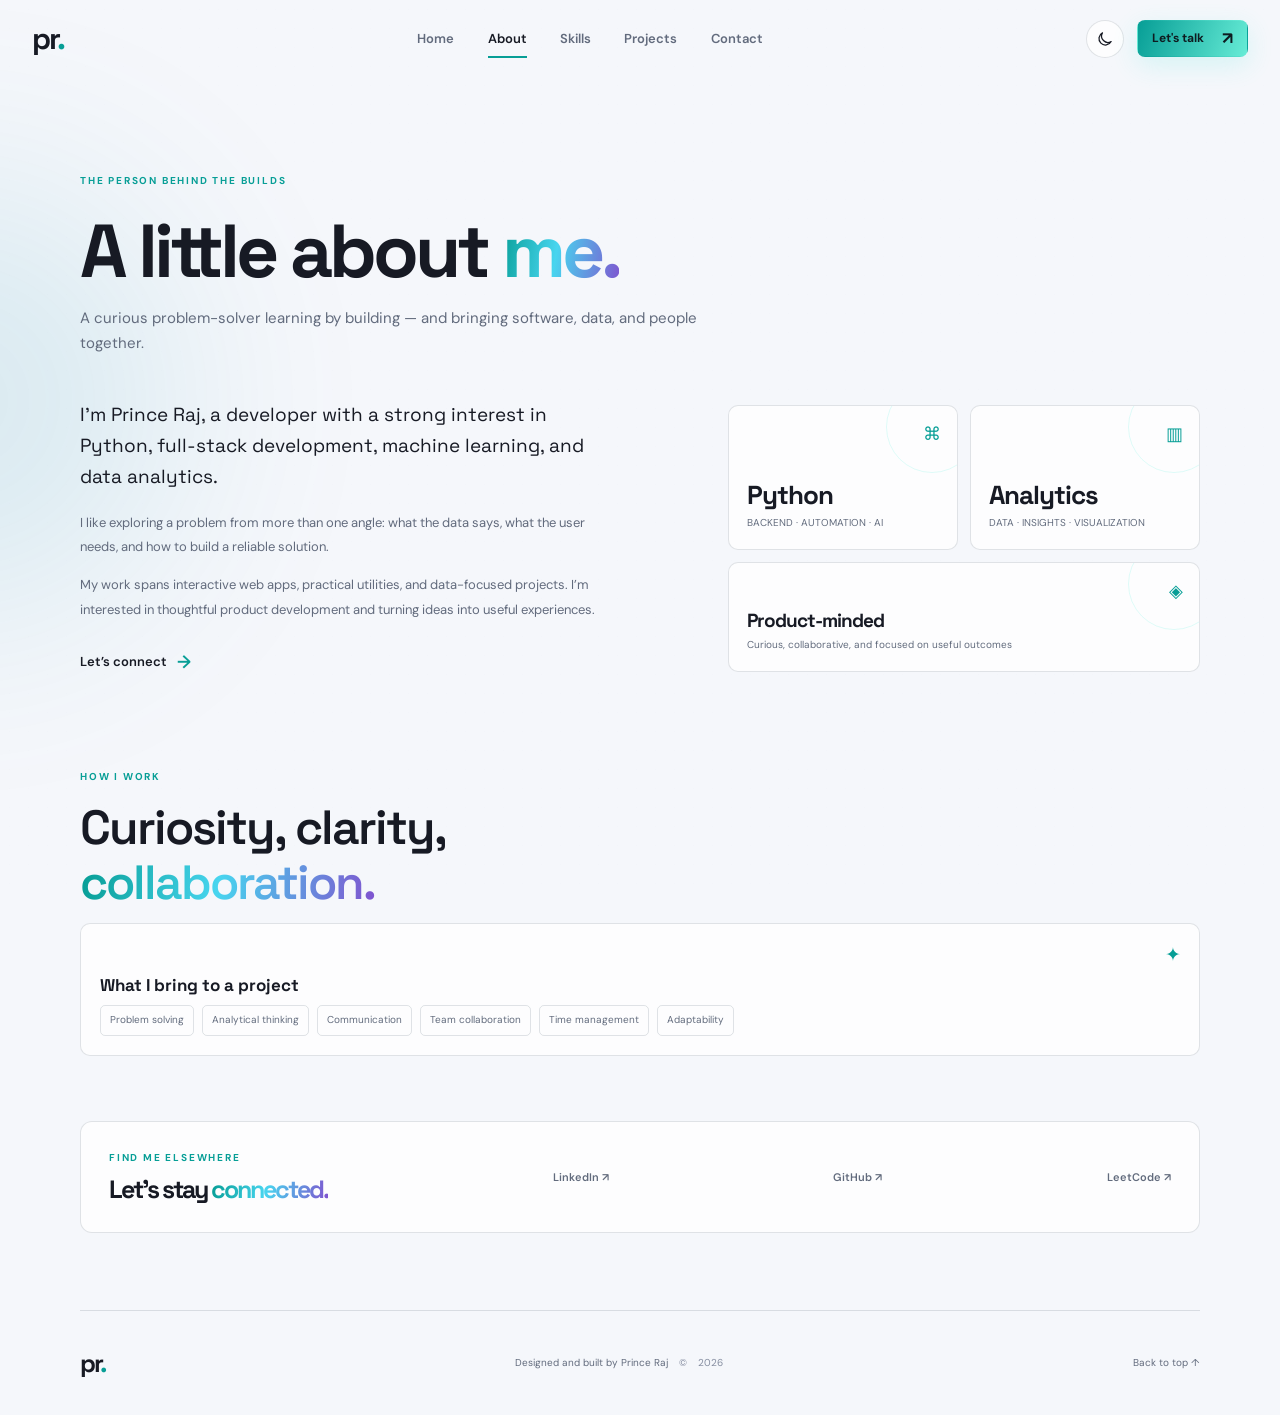
<file: frontend/about.html>
<!doctype html>
<html lang="en">
  <head>
    <meta charset="UTF-8" /><meta name="viewport" content="width=device-width, initial-scale=1.0" />
    <meta name="theme-color" content="#11131a" /><meta name="description" content="About Prince Raj, a full-stack developer and data analytics enthusiast." />
    <title>PrincePortfolio | About</title>
    <link rel="icon" type="image/svg+xml" href="assets/favicon.svg" />
    <link rel="preconnect" href="https://fonts.googleapis.com" /><link rel="preconnect" href="https://fonts.gstatic.com" crossorigin />
    <link href="https://fonts.googleapis.com/css2?family=DM+Sans:wght@400;500;600;700&family=Space+Grotesk:wght@400;500;600;700&display=swap" rel="stylesheet" />
    <link rel="stylesheet" href="assets/css/styles.css?v=7" />
    <script src="assets/js/config.js" defer></script><script src="assets/js/site.js?v=3" defer></script><script src="assets/js/app.js" defer></script><script src="assets/js/cursor.js?v=2" defer></script>
  </head>
  <body data-page="about" id="top">
    <div class="page-glow page-glow-one" aria-hidden="true"></div><div class="custom-cursor custom-cursor-halo" aria-hidden="true"></div><div class="custom-cursor custom-cursor-dot" aria-hidden="true"></div>
    <header class="site-header" id="site-header"></header>
    <main class="section-shell interior-page">
      <section class="page-intro reveal"><p class="eyebrow">THE PERSON BEHIND THE BUILDS</p><h1>A little about <span class="gradient-text">me.</span></h1><p class="section-description">A curious problem-solver learning by building — and bringing software, data, and people together.</p></section>
      <section class="about-grid about-page-grid">
        <div class="about-copy reveal"><p class="lead">I’m Prince Raj, a developer with a strong interest in Python, full-stack development, machine learning, and data analytics.</p><p>I like exploring a problem from more than one angle: what the data says, what the user needs, and how to build a reliable solution.</p><p>My work spans interactive web apps, practical utilities, and data-focused projects. I’m interested in thoughtful product development and turning ideas into useful experiences.</p><a class="text-link" href="mailto:princearyan2904@gmail.com">Let’s connect <span aria-hidden="true">→</span></a></div>
        <div class="about-cards reveal"><article class="info-card"><span class="info-icon">⌘</span><strong>Python</strong><span>BACKEND · AUTOMATION · AI</span></article><article class="info-card"><span class="info-icon">▥</span><strong>Analytics</strong><span>DATA · INSIGHTS · VISUALIZATION</span></article><article class="info-card info-card-wide"><span class="info-icon">◈</span><strong>Product-minded</strong><span>Curious, collaborative, and focused on useful outcomes</span></article></div>
      </section>
      <section class="credentials-section">
        <div class="section-heading reveal"><p class="eyebrow">HOW I WORK</p><h2>Curiosity, clarity, <span class="gradient-text">collaboration.</span></h2></div>
        <article class="credential-card credential-soft-skills reveal"><span class="credential-icon">✦</span><h3>What I bring to a project</h3><div class="skill-tags"><span>Problem solving</span><span>Analytical thinking</span><span>Communication</span><span>Team collaboration</span><span>Time management</span><span>Adaptability</span></div></article>
      </section>
      <section class="profile-links reveal"><div><p class="eyebrow">FIND ME ELSEWHERE</p><h2>Let’s stay <span class="gradient-text">connected.</span></h2></div><a class="social-link" href="https://www.linkedin.com/in/prince-raj-2135642b6/" target="_blank" rel="noreferrer">LinkedIn ↗</a><a class="social-link" href="https://github.com/princeraj09" target="_blank" rel="noreferrer">GitHub ↗</a><a class="social-link" href="https://leetcode.com/u/prince_aryan/" target="_blank" rel="noreferrer">LeetCode ↗</a></section>
    </main>
    <footer class="site-footer section-shell" id="site-footer"></footer><nav class="mobile-dock" id="mobile-navigation" aria-label="Mobile navigation"></nav>
  </body>
</html>
</file>
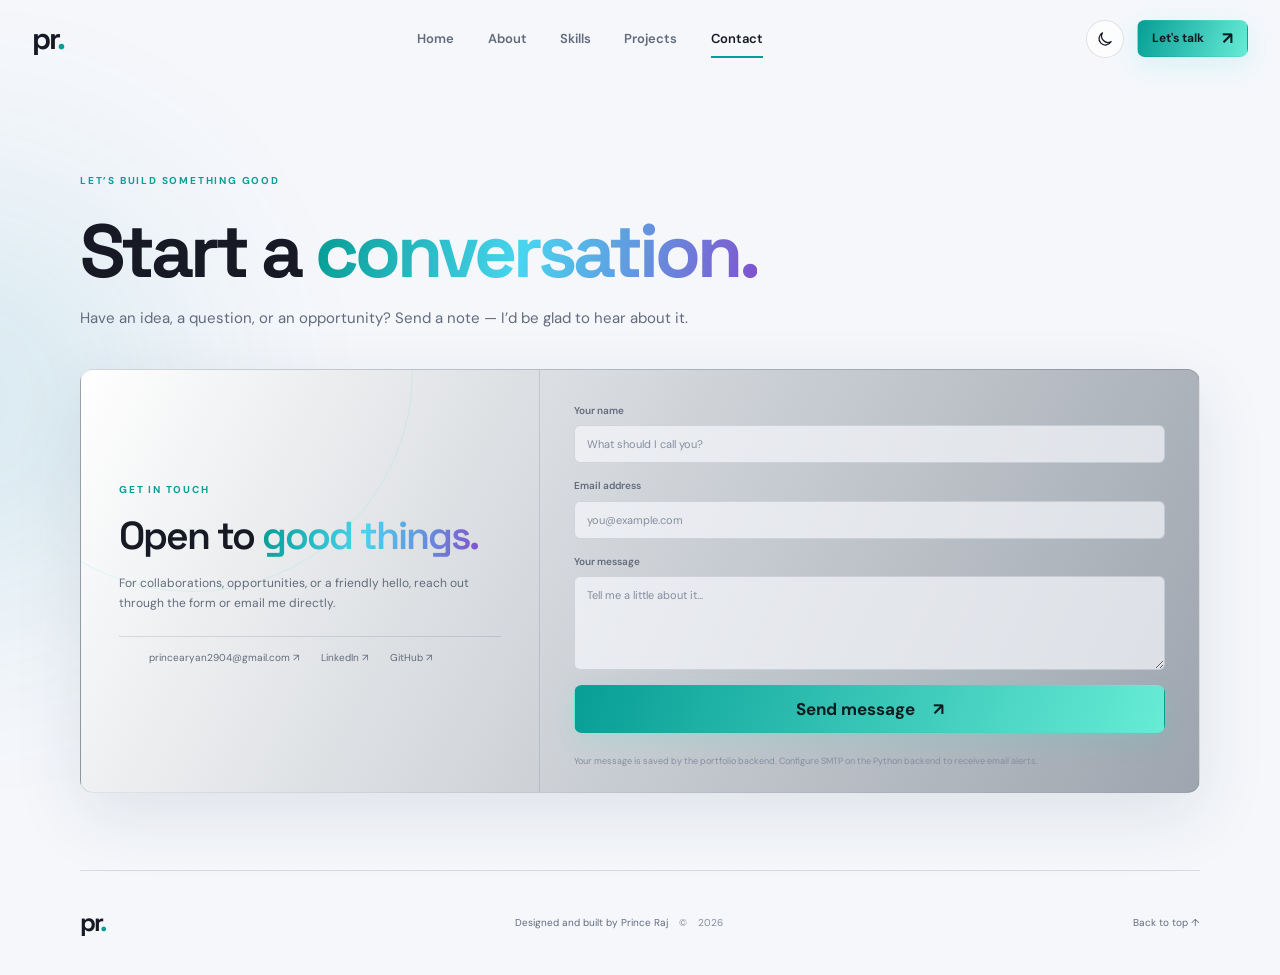
<file: frontend/contact.html>
<!doctype html>
<html lang="en">
  <head>
    <meta charset="UTF-8" /><meta name="viewport" content="width=device-width, initial-scale=1.0" />
    <meta name="theme-color" content="#11131a" /><meta name="description" content="Contact Prince Raj about Python development, data analytics, or a project collaboration." />
    <title>PrincePortfolio | Contact</title>
    <link rel="icon" type="image/svg+xml" href="assets/favicon.svg" />
    <link rel="preconnect" href="https://fonts.googleapis.com" /><link rel="preconnect" href="https://fonts.gstatic.com" crossorigin />
    <link href="https://fonts.googleapis.com/css2?family=DM+Sans:wght@400;500;600;700&family=Space+Grotesk:wght@400;500;600;700&display=swap" rel="stylesheet" />
    <link rel="stylesheet" href="assets/css/styles.css?v=7" />
    <script src="assets/js/config.js" defer></script><script src="assets/js/site.js?v=3" defer></script><script src="assets/js/app.js" defer></script><script src="assets/js/cursor.js?v=2" defer></script>
  </head>
  <body data-page="contact" id="top">
    <div class="page-glow page-glow-one" aria-hidden="true"></div><div class="custom-cursor custom-cursor-halo" aria-hidden="true"></div><div class="custom-cursor custom-cursor-dot" aria-hidden="true"></div>
    <header class="site-header" id="site-header"></header>
    <main class="section-shell interior-page contact-page">
      <section class="page-intro reveal"><p class="eyebrow">LET’S BUILD SOMETHING GOOD</p><h1>Start a <span class="gradient-text">conversation.</span></h1><p class="section-description">Have an idea, a question, or an opportunity? Send a note — I’d be glad to hear about it.</p></section>
      <section class="contact-card reveal">
        <div class="contact-copy"><p class="eyebrow">GET IN TOUCH</p><h2>Open to <span class="gradient-text">good things.</span></h2><p>For collaborations, opportunities, or a friendly hello, reach out through the form or email me directly.</p><div class="contact-links"><a href="mailto:princearyan2904@gmail.com">princearyan2904@gmail.com <span aria-hidden="true">↗</span></a><a href="https://www.linkedin.com/in/prince-raj-2135642b6/" target="_blank" rel="noreferrer">LinkedIn <span aria-hidden="true">↗</span></a><a href="https://github.com/princeraj09" target="_blank" rel="noreferrer">GitHub <span aria-hidden="true">↗</span></a></div></div>
        <form class="contact-form" id="contact-form">
          <label for="contact-name">Your name</label><input id="contact-name" name="name" type="text" autocomplete="name" maxlength="100" placeholder="What should I call you?" required />
          <label for="contact-email">Email address</label><input id="contact-email" name="email" type="email" autocomplete="email" maxlength="254" placeholder="you@example.com" required />
          <label for="contact-message">Your message</label><textarea id="contact-message" name="message" rows="5" maxlength="5000" placeholder="Tell me a little about it…" required></textarea>
          <button class="button" type="submit"><span class="submit-label">Send message</span><span aria-hidden="true">↗</span></button>
          <p id="form-status" role="status" aria-live="polite"></p>
          <p class="form-privacy-note">Your message is saved by the portfolio backend. Configure SMTP on the Python backend to receive email alerts.</p>
        </form>
      </section>
    </main>
    <footer class="site-footer section-shell" id="site-footer"></footer><nav class="mobile-dock" id="mobile-navigation" aria-label="Mobile navigation"></nav>
  </body>
</html>
</file>
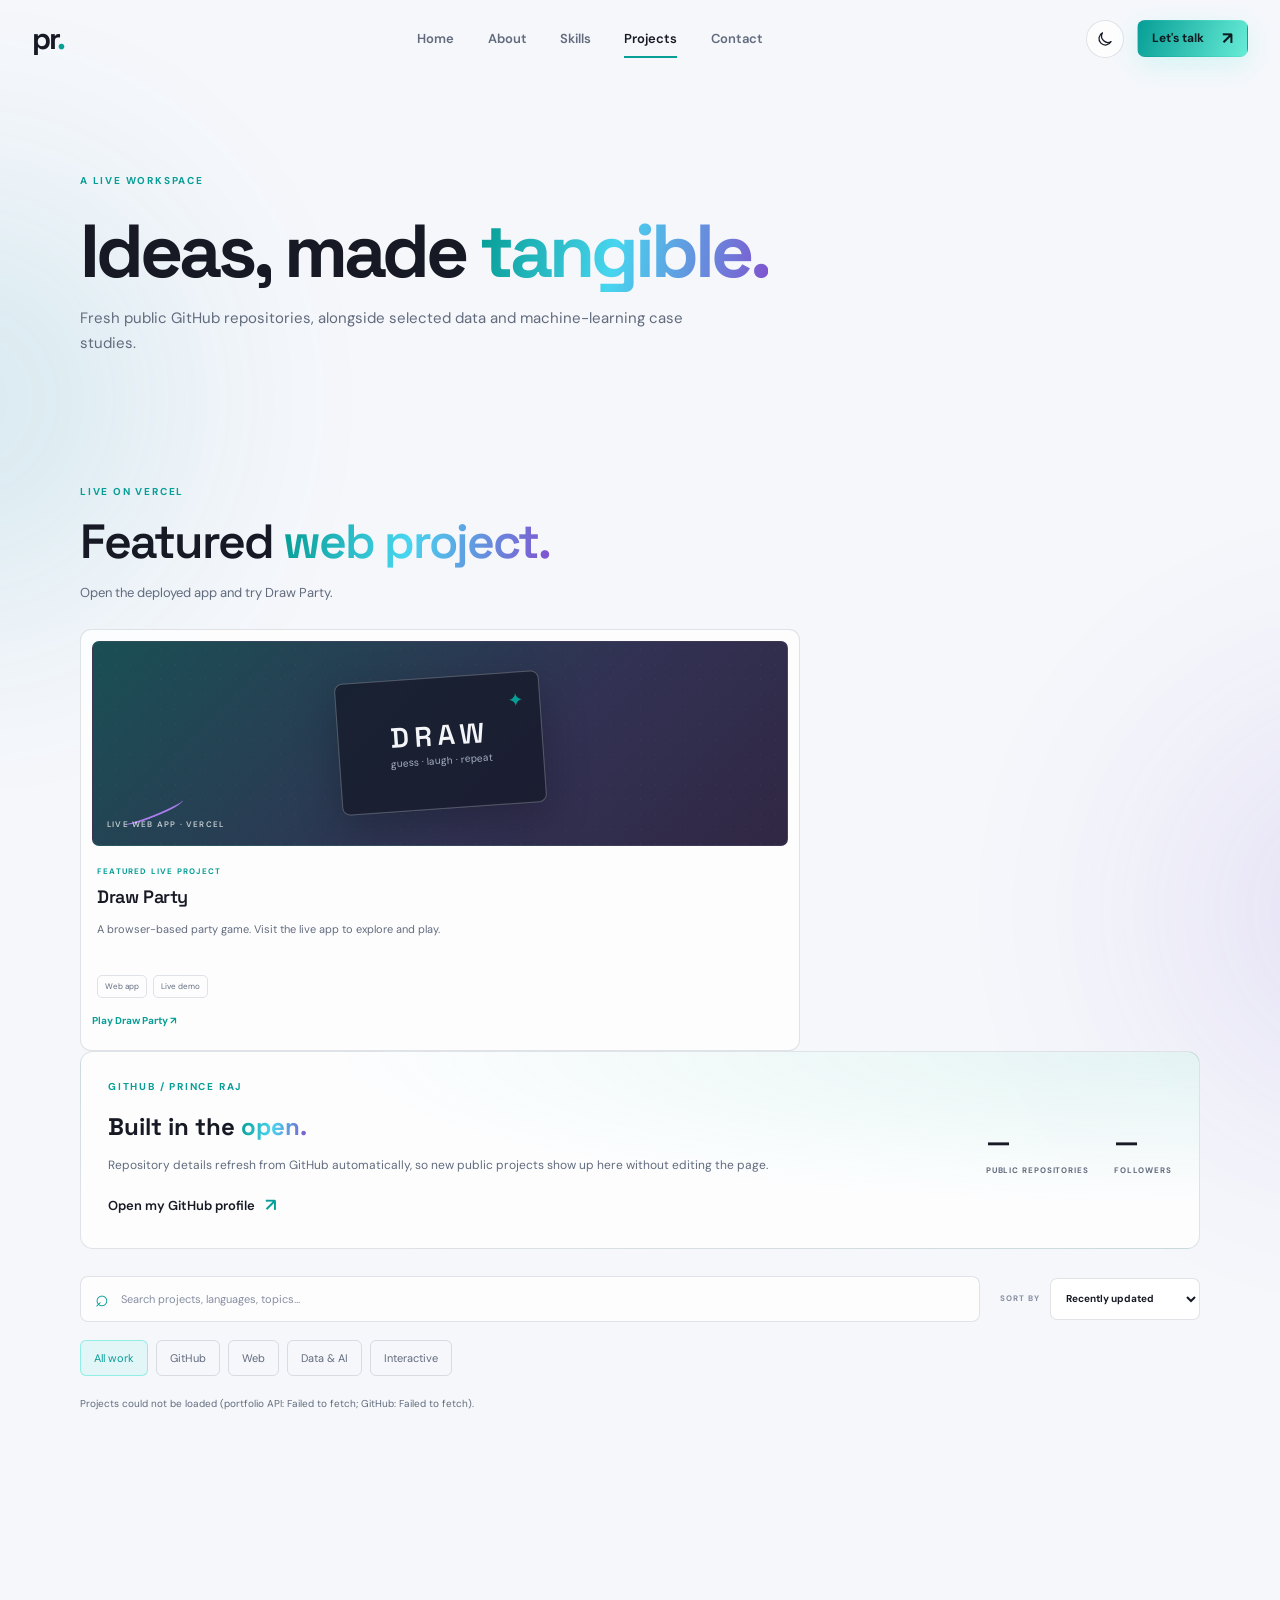
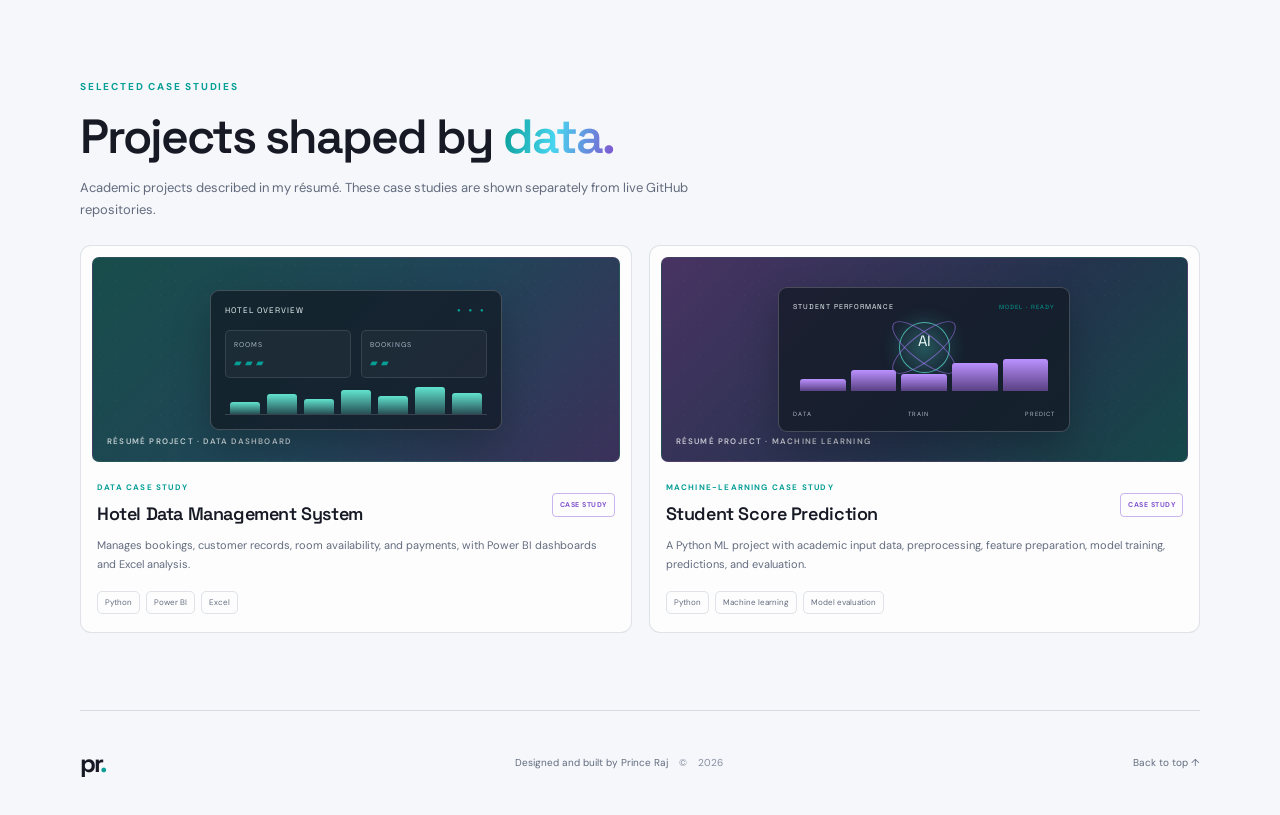
<file: frontend/projects.html>
<!doctype html>
<html lang="en">
  <head>
    <meta charset="UTF-8" /><meta name="viewport" content="width=device-width, initial-scale=1.0" />
    <meta name="theme-color" content="#11131a" /><meta name="description" content="Explore Prince Raj's live GitHub projects and data analytics and machine learning case studies." />
    <title>PrincePortfolio | Projects</title>
    <link rel="icon" type="image/svg+xml" href="assets/favicon.svg" />
    <link rel="preconnect" href="https://fonts.googleapis.com" /><link rel="preconnect" href="https://fonts.gstatic.com" crossorigin />
    <link href="https://fonts.googleapis.com/css2?family=DM+Sans:wght@400;500;600;700&family=Space+Grotesk:wght@400;500;600;700&display=swap" rel="stylesheet" />
    <link rel="stylesheet" href="assets/css/styles.css?v=8" />
    <script src="assets/js/config.js" defer></script><script src="assets/js/site.js?v=3" defer></script><script src="assets/js/app.js" defer></script><script src="assets/js/cursor.js?v=2" defer></script><script src="assets/js/github.js?v=1" defer></script><script src="assets/js/projects.js?v=2" defer></script>
  </head>
  <body data-page="projects" id="top">
    <div class="page-glow page-glow-one" aria-hidden="true"></div><div class="page-glow page-glow-two" aria-hidden="true"></div><div class="custom-cursor custom-cursor-halo" aria-hidden="true"></div><div class="custom-cursor custom-cursor-dot" aria-hidden="true"></div>
    <header class="site-header" id="site-header"></header>
    <main class="section-shell interior-page projects-page">
      <section class="page-intro reveal"><p class="eyebrow">A LIVE WORKSPACE</p><h1>Ideas, made <span class="gradient-text">tangible.</span></h1><p class="section-description">Fresh public GitHub repositories, alongside selected data and machine-learning case studies.</p></section>
      <section class="case-studies-section featured-live-project">
        <div class="section-heading reveal"><p class="eyebrow">LIVE ON VERCEL</p><h2>Featured <span class="gradient-text">web project.</span></h2><p class="section-description">Open the deployed app and try Draw Party.</p></div>
        <div class="project-grid">
          <article class="project-card reveal">
            <div class="project-art project-art-draw"><div class="draw-board"><span>✦</span><b>DRAW</b><i>guess · laugh · repeat</i></div><div class="draw-scribble"></div><span class="art-badge">LIVE WEB APP · VERCEL</span></div>
            <div class="project-meta"><div><p class="project-type">FEATURED LIVE PROJECT</p><h3>Draw Party</h3></div></div>
            <p class="project-description">A browser-based party game. Visit the live app to explore and play.</p>
            <div class="project-tech"><span>Web app</span><span>Live demo</span></div>
            <a class="repository-link" href="https://draw-party-six.vercel.app/" target="_blank" rel="noreferrer">Play Draw Party ↗</a>
          </article>
        </div>
      </section>
      <section class="repository-dashboard">
        <div class="repository-overview reveal"><div class="repo-overview-copy"><p class="eyebrow">GITHUB / PRINCE RAJ</p><h2>Built in the <span class="gradient-text">open.</span></h2><p class="section-description">Repository details refresh from GitHub automatically, so new public projects show up here without editing the page.</p><a class="text-link" href="https://github.com/princeraj09" target="_blank" rel="noreferrer">Open my GitHub profile <span aria-hidden="true">↗</span></a></div><div class="repo-metrics"><div><strong id="github-repo-count">—</strong><span>PUBLIC REPOSITORIES</span></div><div><strong id="github-follower-count">—</strong><span>FOLLOWERS</span></div></div></div>
        <div class="project-controls reveal">
          <label class="project-search"><span aria-hidden="true">⌕</span><input id="project-search" type="search" placeholder="Search projects, languages, topics…" autocomplete="off" /></label>
          <label class="project-sort-label">SORT BY<select id="project-sort"><option value="updated">Recently updated</option><option value="stars">Most stars</option><option value="name">Name</option></select></label>
        </div>
        <div class="project-filters" role="group" aria-label="Filter projects">
          <button class="filter-button project-filter active" type="button" data-project-filter="all" aria-pressed="true">All work</button>
          <button class="filter-button project-filter" type="button" data-project-filter="github" aria-pressed="false">GitHub</button>
          <button class="filter-button project-filter" type="button" data-project-filter="web" aria-pressed="false">Web</button>
          <button class="filter-button project-filter" type="button" data-project-filter="data" aria-pressed="false">Data & AI</button>
          <button class="filter-button project-filter" type="button" data-project-filter="interactive" aria-pressed="false">Interactive</button>
        </div>
        <p class="project-status" id="project-status" role="status" aria-live="polite">Loading public GitHub repositories…</p>
        <div class="project-grid live-project-grid" id="github-project-grid" aria-live="polite"></div>
      </section>
      <section class="case-studies-section">
        <div class="section-heading reveal"><p class="eyebrow">SELECTED CASE STUDIES</p><h2>Projects shaped by <span class="gradient-text">data.</span></h2><p class="section-description">Academic projects described in my résumé. These case studies are shown separately from live GitHub repositories.</p></div>
        <div class="project-grid">
          <article class="project-card project-case-study reveal" data-project-filter-kind="data"><div class="project-art project-art-hotel"><div class="hotel-dashboard"><div class="hotel-dashboard-head"><span>HOTEL OVERVIEW</span><b>● ● ●</b></div><div class="hotel-metric-row"><span><i>ROOMS</i><b>▰ ▰ ▰</b></span><span><i>BOOKINGS</i><b>▰ ▰</b></span></div><div class="hotel-chart"><i></i><i></i><i></i><i></i><i></i><i></i><i></i></div></div><span class="art-badge">RÉSUMÉ PROJECT · DATA DASHBOARD</span></div><div class="project-meta"><div><p class="project-type">DATA CASE STUDY</p><h3>Hotel Data Management System</h3></div><span class="case-study-badge">CASE STUDY</span></div><p class="project-description">Manages bookings, customer records, room availability, and payments, with Power BI dashboards and Excel analysis.</p><div class="project-tech"><span>Python</span><span>Power BI</span><span>Excel</span></div></article>
          <article class="project-card project-case-study reveal" data-project-filter-kind="data"><div class="project-art project-art-score"><div class="score-dashboard"><div class="score-dashboard-head"><span>STUDENT PERFORMANCE</span><i>MODEL · READY</i></div><div class="score-orbit"><span>AI</span><i></i></div><div class="score-bars"><i></i><i></i><i></i><i></i><i></i></div><div class="score-labels"><span>DATA</span><span>TRAIN</span><span>PREDICT</span></div></div><span class="art-badge">RÉSUMÉ PROJECT · MACHINE LEARNING</span></div><div class="project-meta"><div><p class="project-type">MACHINE-LEARNING CASE STUDY</p><h3>Student Score Prediction</h3></div><span class="case-study-badge">CASE STUDY</span></div><p class="project-description">A Python ML project with academic input data, preprocessing, feature preparation, model training, predictions, and evaluation.</p><div class="project-tech"><span>Python</span><span>Machine learning</span><span>Model evaluation</span></div></article>
        </div>
      </section>
    </main>
    <footer class="site-footer section-shell" id="site-footer"></footer><nav class="mobile-dock" id="mobile-navigation" aria-label="Mobile navigation"></nav>
  </body>
</html>
</file>
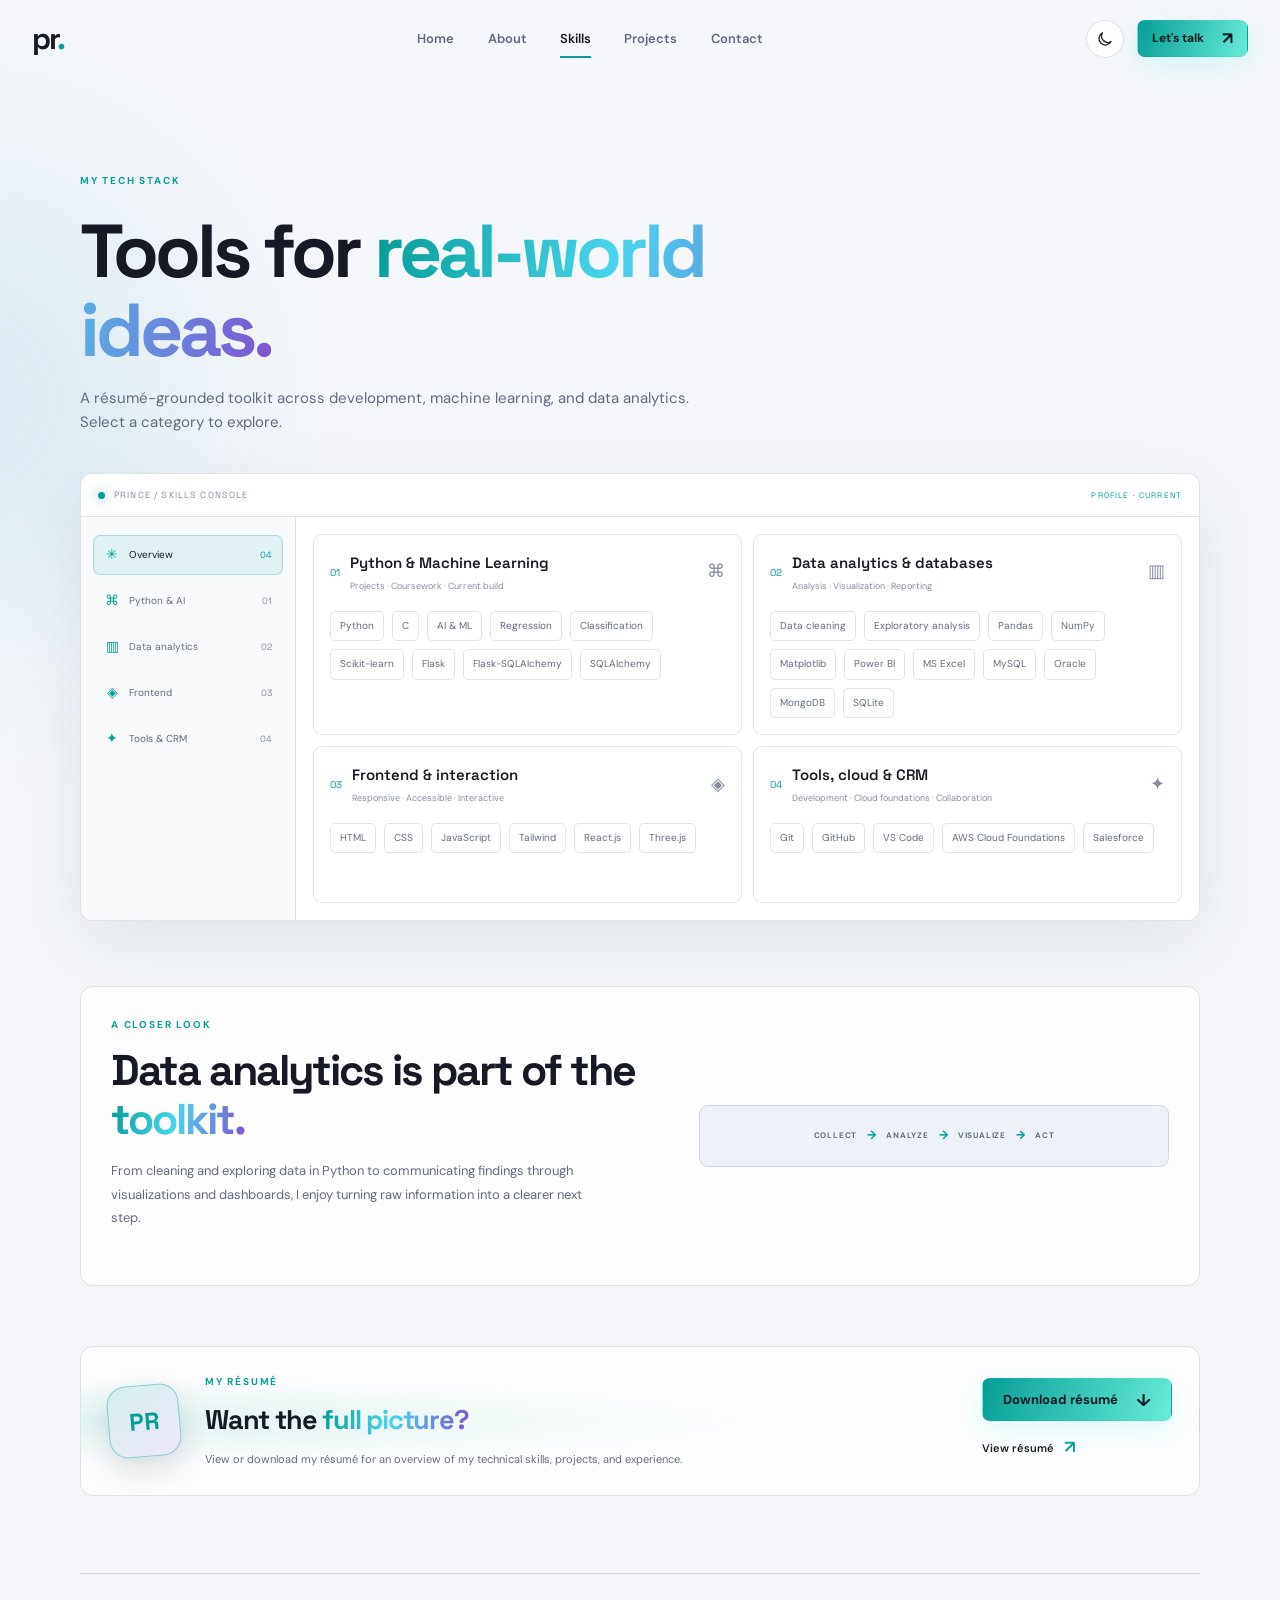
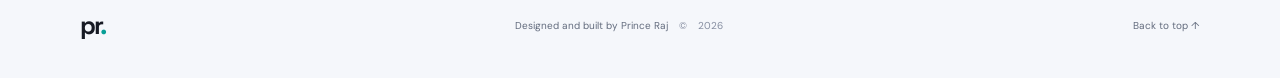
<file: frontend/skills.html>
<!doctype html>
<html lang="en">
  <head>
    <meta charset="UTF-8" /><meta name="viewport" content="width=device-width, initial-scale=1.0" />
    <meta name="theme-color" content="#11131a" /><meta name="description" content="Explore Prince Raj's Python, data analytics, machine learning, frontend, and database skills." />
    <title>PrincePortfolio | Skills</title>
    <link rel="icon" type="image/svg+xml" href="assets/favicon.svg" />
    <link rel="preconnect" href="https://fonts.googleapis.com" /><link rel="preconnect" href="https://fonts.gstatic.com" crossorigin />
    <link href="https://fonts.googleapis.com/css2?family=DM+Sans:wght@400;500;600;700&family=Space+Grotesk:wght@400;500;600;700&display=swap" rel="stylesheet" />
    <link rel="stylesheet" href="assets/css/styles.css?v=7" />
    <script src="assets/js/config.js" defer></script><script src="assets/js/site.js?v=3" defer></script><script src="assets/js/app.js" defer></script><script src="assets/js/cursor.js?v=2" defer></script>
  </head>
  <body data-page="skills" id="top">
    <div class="page-glow page-glow-one" aria-hidden="true"></div><div class="custom-cursor custom-cursor-halo" aria-hidden="true"></div><div class="custom-cursor custom-cursor-dot" aria-hidden="true"></div>
    <header class="site-header" id="site-header"></header>
    <main class="section-shell interior-page">
      <section class="page-intro reveal"><p class="eyebrow">MY TECH STACK</p><h1>Tools for <span class="gradient-text">real-world ideas.</span></h1><p class="section-description">A résumé-grounded toolkit across development, machine learning, and data analytics. Select a category to explore.</p></section>
      <section class="skills-section skills-page-section">
        <div class="skills-app">
          <div class="skills-app-top"><span class="app-live-dot"></span><span>PRINCE / SKILLS CONSOLE</span><span class="skills-app-status">PROFILE · CURRENT</span></div>
          <div class="skills-dashboard">
            <nav class="skill-tabs" aria-label="Skill categories">
              <button class="skill-tab active" type="button" data-skill-filter="all" aria-pressed="true"><span>✳</span> Overview <b>04</b></button>
              <button class="skill-tab" type="button" data-skill-filter="python" aria-pressed="false"><span>⌘</span> Python & AI <b>01</b></button>
              <button class="skill-tab" type="button" data-skill-filter="data" aria-pressed="false"><span>▥</span> Data analytics <b>02</b></button>
              <button class="skill-tab" type="button" data-skill-filter="frontend" aria-pressed="false"><span>◈</span> Frontend <b>03</b></button>
              <button class="skill-tab" type="button" data-skill-filter="tools" aria-pressed="false"><span>✦</span> Tools & CRM <b>04</b></button>
            </nav>
            <div class="skill-panels">
              <article class="skill-panel" data-skill-category="python"><div class="skill-panel-head"><span class="panel-number">01</span><div><h3>Python & Machine Learning</h3><p class="skill-subtitle">Projects · Coursework · Current build</p></div><span class="panel-symbol">⌘</span></div><div class="skill-tags"><span>Python</span><span>C</span><span>AI & ML</span><span>Regression</span><span>Classification</span><span>Scikit-learn</span><span>Flask</span><span>Flask-SQLAlchemy</span><span>SQLAlchemy</span></div></article>
              <article class="skill-panel" data-skill-category="data"><div class="skill-panel-head"><span class="panel-number">02</span><div><h3>Data analytics & databases</h3><p class="skill-subtitle">Analysis · Visualization · Reporting</p></div><span class="panel-symbol">▥</span></div><div class="skill-tags"><span>Data cleaning</span><span>Exploratory analysis</span><span>Pandas</span><span>NumPy</span><span>Matplotlib</span><span>Power BI</span><span>MS Excel</span><span>MySQL</span><span>Oracle</span><span>MongoDB</span><span>SQLite</span></div></article>
              <article class="skill-panel" data-skill-category="frontend"><div class="skill-panel-head"><span class="panel-number">03</span><div><h3>Frontend & interaction</h3><p class="skill-subtitle">Responsive · Accessible · Interactive</p></div><span class="panel-symbol">◈</span></div><div class="skill-tags"><span>HTML</span><span>CSS</span><span>JavaScript</span><span>Tailwind</span><span>React.js</span><span>Three.js</span></div></article>
              <article class="skill-panel" data-skill-category="tools"><div class="skill-panel-head"><span class="panel-number">04</span><div><h3>Tools, cloud & CRM</h3><p class="skill-subtitle">Development · Cloud foundations · Collaboration</p></div><span class="panel-symbol">✦</span></div><div class="skill-tags"><span>Git</span><span>GitHub</span><span>VS Code</span><span>AWS Cloud Foundations</span><span>Salesforce</span></div></article>
            </div>
          </div>
        </div>
      </section>
      <section class="analytics-spotlight reveal"><div><p class="eyebrow">A CLOSER LOOK</p><h2>Data analytics is part of the <span class="gradient-text">toolkit.</span></h2><p class="section-description">From cleaning and exploring data in Python to communicating findings through visualizations and dashboards, I enjoy turning raw information into a clearer next step.</p></div><div class="analytics-flow"><span>COLLECT</span><b>→</b><span>ANALYZE</span><b>→</b><span>VISUALIZE</span><b>→</b><span>ACT</span></div></section>
      <section class="resume-panel reveal">
        <div class="resume-panel-icon" aria-hidden="true">PR</div>
        <div class="resume-panel-copy">
          <p class="eyebrow">MY RÉSUMÉ</p>
          <h2>Want the <span class="gradient-text">full picture?</span></h2>
          <p class="section-description">View or download my résumé for an overview of my technical skills, projects, and experience.</p>
        </div>
        <div class="resume-panel-actions">
          <a class="button" href="" download="Prince-Raj-Resume.pdf">Download résumé <span aria-hidden="true">↓</span></a>
          <a class="text-link" href="" target="_blank" rel="noreferrer">View résumé <span aria-hidden="true">↗</span></a>
        </div>
      </section>
    </main>
    <footer class="site-footer section-shell" id="site-footer"></footer><nav class="mobile-dock" id="mobile-navigation" aria-label="Mobile navigation"></nav>
  </body>
</html>
</file>
<file: frontend/assets/css/styles.css>
:root {
  color-scheme: dark;
  --bg: #11131a;
  --bg-soft: #171a23;
  --surface: rgba(26, 29, 39, 0.78);
  --surface-solid: #1a1d27;
  --surface-raised: #202431;
  --text: #f3f5f8;
  --muted: #a0a5b4;
  --faint: #707789;
  --line: rgba(211, 221, 240, 0.12);
  --cyan: #31e4d1;
  --blue: #10cde1;
  --purple: #aa7cff;
  --shadow: 0 22px 70px rgba(0, 0, 0, 0.24);
  --font-body: "DM Sans", sans-serif;
  --font-display: "Space Grotesk", sans-serif;
}

:root[data-theme="light"] {
  color-scheme: light;
  --bg: #f5f7fb;
  --bg-soft: #edf1f8;
  --surface: rgba(255, 255, 255, 0.78);
  --surface-solid: #fff;
  --surface-raised: #f0f3f9;
  --text: #171a24;
  --muted: #626b7d;
  --faint: #858da0;
  --line: rgba(27, 38, 63, 0.13);
  --cyan: #079e96;
  --blue: #008ba4;
  --purple: #8052cf;
  --shadow: 0 22px 70px rgba(32, 45, 70, 0.1);
}

* { box-sizing: border-box; }
html { overflow-x: clip; scroll-behavior: smooth; scroll-padding-top: 92px; }
body {
  margin: 0;
  min-width: 320px;
  overflow-x: hidden;
  background: var(--bg);
  color: var(--text);
  font-family: var(--font-body);
  line-height: 1.65;
  transition: background-color 240ms ease, color 240ms ease;
}
body::before {
  position: fixed;
  z-index: -1;
  inset: 0;
  background-image: radial-gradient(rgba(147, 161, 190, 0.14) 0.65px, transparent 0.65px);
  background-size: 19px 19px;
  content: "";
  opacity: 0.18;
  pointer-events: none;
}
a { color: inherit; text-decoration: none; }
button { color: inherit; font: inherit; }
::selection { background: rgba(49, 228, 209, 0.28); }
.page-glow { position: fixed; z-index: -1; width: 420px; height: 420px; border-radius: 50%; filter: blur(115px); opacity: 0.12; pointer-events: none; }
.page-glow-one { top: 190px; left: -250px; background: var(--blue); }
.page-glow-two { top: 700px; right: -300px; background: var(--purple); }
.section-shell { width: min(1120px, calc(100% - 64px)); margin-inline: auto; }

.site-header {
  position: sticky;
  z-index: 20;
  top: 0;
  display: flex;
  width: min(1240px, calc(100% - 64px));
  height: 78px;
  align-items: center;
  justify-content: space-between;
  margin: auto;
  border-bottom: 1px solid transparent;
  transition: background 180ms ease, border-color 180ms ease;
}
.site-header.is-scrolled { border-color: var(--line); background: color-mix(in srgb, var(--bg) 84%, transparent); backdrop-filter: blur(18px); }
.wordmark { font-family: var(--font-display); font-size: 30px; font-weight: 700; letter-spacing: -2px; }
.wordmark span { color: var(--cyan); }
.main-nav { display: flex; align-items: center; gap: 35px; margin-left: 60px; }
.mobile-dock { display: none; }
.nav-link { position: relative; color: var(--muted); font-size: 13px; font-weight: 600; transition: color 180ms ease; }
.nav-link::after { position: absolute; right: 0; bottom: -9px; left: 0; height: 2px; transform: scaleX(0); transform-origin: left; background: var(--cyan); content: ""; transition: transform 180ms ease; }
.nav-link:hover, .nav-link.active { color: var(--text); }
.nav-link.active::after { transform: scaleX(1); }
.header-actions { display: flex; align-items: center; gap: 13px; }
.icon-button { display: grid; width: 38px; height: 38px; place-items: center; padding: 9px; border: 1px solid var(--line); border-radius: 50%; background: var(--surface); cursor: pointer; transition: border-color 180ms ease, transform 180ms ease; }
.icon-button:hover { transform: translateY(-2px); border-color: var(--cyan); }
.icon-button svg { width: 18px; fill: none; stroke: currentColor; stroke-linecap: round; stroke-linejoin: round; stroke-width: 1.7; }
.moon-icon { display: none; }
[data-theme="light"] .sun-icon { display: none; }
[data-theme="light"] .moon-icon { display: block; }
.button { display: inline-flex; min-height: 48px; align-items: center; justify-content: center; gap: 18px; padding: 0 20px; border: 1px solid transparent; border-radius: 8px; background: linear-gradient(110deg, var(--cyan), #67ecd6); color: #0e1c20; font-size: 13px; font-weight: 700; box-shadow: 0 8px 26px rgba(49, 228, 209, 0.16); transition: transform 180ms ease, box-shadow 180ms ease; }
.button:hover { transform: translateY(-2px); box-shadow: 0 12px 30px rgba(49, 228, 209, 0.25); }
.button span { font-size: 17px; }
.button-small { min-height: 37px; padding-inline: 14px; font-size: 12px; }
.menu-toggle { display: none; }

.hero { position: relative; display: grid; min-height: 680px; grid-template-columns: 1fr 0.94fr; align-items: center; padding-top: 34px; padding-bottom: 75px; }
.hero-copy { position: relative; z-index: 2; padding-top: 0; }
.eyebrow { display: flex; align-items: center; gap: 9px; margin: 0 0 22px; color: var(--cyan); font-size: 10px; font-weight: 700; letter-spacing: 1.8px; }
.status-dot { position: relative; width: 7px; height: 7px; border-radius: 50%; background: var(--cyan); }
.status-dot::after { position: absolute; inset: -4px; border: 1px solid var(--cyan); border-radius: 50%; content: ""; animation: ping 2s infinite; }
h1, h2, h3, p { margin-top: 0; }
h1, h2, h3 { font-family: var(--font-display); }
.hero h1 { margin-bottom: 23px; font-size: clamp(48px, 5.3vw, 72px); font-weight: 600; letter-spacing: -4.5px; line-height: 1.07; }
.gradient-text { background: linear-gradient(100deg, var(--cyan) 2%, #48d5ef 47%, var(--purple) 100%); background-clip: text; -webkit-text-fill-color: transparent; }
.hero-intro { max-width: 470px; margin-bottom: 28px; color: var(--muted); font-size: 15px; line-height: 1.9; }
.hero-intro strong { color: var(--text); font-weight: 600; }
.hero-actions { display: flex; align-items: center; gap: 25px; }
.text-link { display: inline-flex; align-items: center; gap: 10px; color: var(--text); font-size: 13px; font-weight: 600; transition: color 180ms ease; }
.text-link span { color: var(--cyan); font-size: 18px; transition: transform 180ms ease; }
.text-link:hover { color: var(--cyan); }
.text-link:hover span { transform: translateX(4px); }
.social-row { display: flex; flex-wrap: wrap; align-items: center; gap: 20px; margin-top: 49px; }
.social-link { display: inline-flex; align-items: center; gap: 8px; color: var(--muted); font-size: 11px; font-weight: 600; transition: color 160ms ease; }
.social-link:hover { color: var(--cyan); }
.social-link svg { width: 18px; fill: none; stroke: currentColor; stroke-linecap: round; stroke-linejoin: round; stroke-width: 1.7; }
.leetcode-mark { display: grid; width: 18px; height: 18px; place-items: center; border: 1px solid currentColor; border-radius: 5px; font-size: 8px; font-weight: 700; }
.social-link small { display: block; color: var(--faint); font-size: 8px; font-weight: 400; }
.hero-art { position: relative; display: grid; width: min(100%, 500px); height: 500px; place-items: center; justify-self: end; perspective: 1100px; }
.hero-scene { position: absolute; z-index: 1; inset: 0; width: 100%; height: 100%; overflow: visible; }
.hero-art.scene-ready .art-stage { display: none; }
.art-orbit { position: absolute; border: 1px solid rgba(98, 215, 221, 0.2); border-radius: 50%; transform: rotate(-26deg); }
.orbit-one { width: 420px; height: 188px; }
.orbit-two { width: 360px; height: 360px; border-color: rgba(170, 124, 255, 0.17); transform: rotate(38deg) scaleY(0.58); }
.art-stage { position: relative; width: 340px; height: 300px; transform: rotateY(-12deg) rotateX(7deg); transform-style: preserve-3d; animation: float 6s ease-in-out infinite; }
.stage-front { position: absolute; right: 0; bottom: 14px; left: 20px; height: 205px; border: 1px solid rgba(147, 236, 237, 0.2); border-radius: 14px; background: linear-gradient(145deg, rgba(49, 228, 209, 0.15), rgba(54, 46, 86, 0.35)); box-shadow: inset 0 0 38px rgba(69, 206, 217, 0.08), 0 30px 60px rgba(0, 0, 0, 0.18); transform: translateZ(-24px); }
.stage-side { position: absolute; top: 44px; right: -5px; width: 25px; height: 201px; border: 1px solid rgba(147, 236, 237, 0.14); border-radius: 0 14px 14px 0; background: linear-gradient(130deg, #303346, #1a1d29); transform: rotateY(34deg) translateZ(-12px); transform-origin: left; }
.glass-card { position: absolute; top: 15px; left: 0; width: 320px; height: 230px; overflow: hidden; border: 1px solid rgba(226, 249, 253, 0.29); border-radius: 13px; background: linear-gradient(135deg, rgba(27, 35, 51, 0.9), rgba(31, 26, 48, 0.82)); box-shadow: 0 27px 70px rgba(0, 0, 0, 0.35), inset 0 1px rgba(255,255,255,.16); backdrop-filter: blur(12px); transform: translateZ(30px); }
.glass-top { display: flex; height: 36px; align-items: center; gap: 5px; padding-inline: 13px; border-bottom: 1px solid rgba(255,255,255,.1); background: rgba(255,255,255,.035); }
.glass-top > span { width: 6px; height: 6px; border-radius: 50%; background: #fa7580; }
.glass-top > span:nth-child(2) { background: #eabe68; }
.glass-top > span:nth-child(3) { background: #52d8b7; }
.glass-top i { margin-left: auto; color: #9da4b7; font-size: 9px; font-style: normal; }
.glass-content { display: flex; height: calc(100% - 36px); align-items: center; justify-content: center; gap: 22px; padding: 17px; }
.avatar-orb { position: relative; display: grid; width: 105px; height: 105px; flex: 0 0 auto; place-items: center; border: 1px solid rgba(94, 227, 216, 0.55); border-radius: 32px; background: radial-gradient(circle at 30% 25%, #80fae1, #19aeb7 48%, #574093 100%); box-shadow: 0 0 30px rgba(49, 228, 209, 0.26), inset 0 2px 12px rgba(255,255,255,.4); color: #10191f; font-family: var(--font-display); font-size: 25px; font-weight: 700; transform: rotate(-7deg); }
.avatar-orb::before, .avatar-orb::after { position: absolute; border: 1px solid rgba(177, 255, 235, .62); border-radius: 50%; content: ""; transform: rotate(-30deg); }
.avatar-orb::before { width: 145px; height: 46px; }
.avatar-orb::after { width: 125px; height: 35px; transform: rotate(43deg); }
.avatar-orb i { position: absolute; top: 5px; right: 11px; width: 8px; height: 8px; border-radius: 50%; background: #fff; box-shadow: 0 0 14px #fff; }
.code-lines { display: flex; width: 106px; flex-direction: column; gap: 11px; }
.code-lines b { display: block; height: 5px; border-radius: 5px; background: linear-gradient(90deg, #37dfc8, rgba(129, 165, 219, .38)); }
.code-lines b:nth-child(2) { width: 72%; margin-left: 15px; background: linear-gradient(90deg, #a87beb, rgba(129, 165, 219, .24)); }
.code-lines b:nth-child(3) { width: 86%; }
.code-lines b:nth-child(4) { width: 54%; margin-left: 15px; background: linear-gradient(90deg, #e0b875, rgba(129, 165, 219, .24)); }
.mini-window { position: absolute; right: 17px; bottom: 16px; left: 17px; display: flex; align-items: center; justify-content: space-between; padding: 8px 11px; border: 1px solid rgba(255,255,255,.09); border-radius: 6px; background: rgba(0,0,0,.13); color: #aab5c5; font: 9px var(--font-display); }
.mini-window span:first-child, .mini-window span:last-child { color: #5cdcca; }
.art-base { position: absolute; right: 7px; bottom: -4px; left: 11px; height: 24px; border: 1px solid rgba(194, 240, 238, .23); border-radius: 4px 4px 18px 18px; background: linear-gradient(180deg, #35394c, #1a1d29); box-shadow: 0 13px 20px rgba(0,0,0,.25); transform: rotateX(53deg) translateZ(-4px); }
.art-base span { position: absolute; top: 3px; left: 42%; width: 18%; height: 3px; border-radius: 0 0 6px 6px; background: rgba(181, 207, 220, .24); }
.floating-chip { position: absolute; z-index: 3; padding: 9px 13px; border: 1px solid var(--line); border-radius: 8px; background: var(--surface); box-shadow: var(--shadow); color: var(--text); font: 10px var(--font-display); backdrop-filter: blur(12px); pointer-events: none; }
.chip-code { top: 102px; left: 4px; transform: rotate(-7deg); }
.chip-dot { display: inline-block; width: 6px; height: 6px; margin-right: 5px; border-radius: 50%; background: var(--cyan); }
.chip-stack { right: 2px; bottom: 112px; color: var(--muted); transform: rotate(5deg); }
.art-spark { position: absolute; color: var(--cyan); text-shadow: 0 0 20px var(--cyan); }
.spark-one { top: 85px; right: 96px; font-size: 22px; }
.spark-two { bottom: 104px; left: 70px; color: var(--purple); font-size: 16px; }
.art-caption { position: absolute; right: 19px; bottom: 39px; display: flex; align-items: center; gap: 8px; color: var(--faint); font-size: 8px; letter-spacing: 1.7px; }
.caption-line { width: 22px; height: 1px; background: var(--cyan); }
.scroll-cue { position: absolute; bottom: 26px; left: 0; display: inline-flex; align-items: center; gap: 10px; color: var(--faint); font-size: 10px; }
.scroll-icon { position: relative; width: 14px; height: 22px; border: 1px solid var(--faint); border-radius: 8px; }
.scroll-icon::after { position: absolute; top: 4px; left: 5px; width: 2px; height: 5px; border-radius: 2px; background: var(--cyan); content: ""; animation: scroll 1.5s infinite; }

.about-section, .skills-section, .projects-section { padding-top: 115px; }
.section-heading { max-width: 650px; }
.section-heading .eyebrow { margin-bottom: 14px; }
.section-heading h2, .contact-copy h2 { margin-bottom: 13px; font-size: clamp(34px, 4vw, 48px); font-weight: 600; letter-spacing: -2px; line-height: 1.15; }
.section-description { margin-bottom: 0; color: var(--muted); font-size: 13px; }
.about-grid { display: grid; grid-template-columns: 1fr 0.86fr; gap: 100px; align-items: center; margin-top: 43px; }
.about-copy { max-width: 520px; }
.about-copy p { color: var(--muted); font-size: 13px; line-height: 1.9; }
.about-copy .lead { margin-bottom: 18px; color: var(--text); font-family: var(--font-display); font-size: 19px; line-height: 1.65; }
.about-copy .text-link { margin-top: 9px; }
.about-cards { display: grid; grid-template-columns: 1fr 1fr; gap: 12px; }
.info-card { position: relative; display: flex; min-height: 145px; flex-direction: column; justify-content: flex-end; padding: 18px; overflow: hidden; border: 1px solid var(--line); border-radius: 10px; background: var(--surface); }
.info-card::before { position: absolute; top: -25px; right: -21px; width: 90px; height: 90px; border: 1px solid rgba(49, 228, 209, .15); border-radius: 50%; content: ""; }
.info-icon { position: absolute; top: 14px; right: 16px; color: var(--cyan); font-size: 18px; }
.info-card strong { font-family: var(--font-display); font-size: 26px; letter-spacing: -1px; line-height: 1.2; }
.info-card > span:last-child { margin-top: 4px; color: var(--muted); font-size: 10px; }
.info-card-wide { min-height: 110px; grid-column: span 2; }
.info-card-wide strong { font-size: 19px; }

.skills-app { margin-top: 32px; overflow: hidden; border: 1px solid var(--line); border-radius: 12px; background: var(--surface-solid); box-shadow: var(--shadow); }
.skills-app-top { display: flex; min-height: 43px; align-items: center; gap: 9px; padding: 0 17px; border-bottom: 1px solid var(--line); color: var(--faint); font: 9px var(--font-display); letter-spacing: 1.15px; }
.app-live-dot { width: 7px; height: 7px; border-radius: 50%; background: var(--cyan); box-shadow: 0 0 12px color-mix(in srgb, var(--cyan) 72%, transparent); }
.skills-app-status { margin-left: auto; color: var(--cyan); font-size: 8px; }
.skills-dashboard { display: grid; min-height: 354px; grid-template-columns: 215px 1fr; }
.skill-tabs { display: flex; flex-direction: column; gap: 6px; padding: 18px 12px; border-right: 1px solid var(--line); background: color-mix(in srgb, var(--bg) 62%, transparent); }
.skill-tab { display: flex; min-height: 40px; align-items: center; gap: 9px; padding: 0 10px; border: 1px solid transparent; border-radius: 7px; background: transparent; color: var(--muted); cursor: pointer; text-align: left; font-size: 10px; transition: background 160ms ease, color 160ms ease, border-color 160ms ease; }
.skill-tab > span { width: 16px; color: var(--cyan); text-align: center; font-size: 14px; }
.skill-tab b { margin-left: auto; color: var(--faint); font: 9px var(--font-display); }
.skill-tab:hover, .skill-tab.active { border-color: color-mix(in srgb, var(--cyan) 26%, transparent); background: color-mix(in srgb, var(--cyan) 9%, transparent); color: var(--text); }
.skill-tab.active b { color: var(--cyan); }
.skill-panels { display: grid; align-content: start; grid-template-columns: repeat(2, minmax(0, 1fr)); gap: 11px; padding: 17px; }
.skill-panel { min-width: 0; min-height: 157px; padding: 16px; border: 1px solid var(--line); border-radius: 9px; background: var(--surface); transition: transform 180ms ease, border-color 180ms ease; }
.skill-panel:hover { transform: translateY(-3px); border-color: rgba(49, 228, 209, .36); }
.skill-panel[hidden] { display: none; }
.skill-panel-head { display: flex; align-items: center; margin-bottom: 17px; }
.skill-panel-head > div { min-width: 0; }
.skill-panel-head h3 { overflow-wrap: anywhere; }
.skill-subtitle { margin: 3px 0 0; color: var(--faint); font-size: 9px; }
.panel-number { margin-right: 10px; color: var(--cyan); font: 10px var(--font-display); }
.skill-panel h3 { margin: 0; font-size: 15px; font-weight: 600; }
.panel-symbol { margin-left: auto; color: var(--faint); font-size: 18px; }
.skill-tags { display: flex; flex-wrap: wrap; gap: 8px; }
.skill-tags span, .project-tech span { padding: 6px 9px; border: 1px solid var(--line); border-radius: 5px; color: var(--muted); font-size: 10px; }
.credentials-section { padding-top: 102px; }
.credentials-heading { display: flex; align-items: end; justify-content: space-between; gap: 24px; }
.credentials-heading > .text-link { margin-bottom: 5px; white-space: nowrap; }
.credentials-grid { display: grid; grid-template-columns: repeat(2, minmax(0, 1fr)); gap: 13px; margin-top: 32px; }
.credential-card { position: relative; min-height: 174px; padding: 19px; overflow: hidden; border: 1px solid var(--line); border-radius: 10px; background: var(--surface); }
.credential-index { color: var(--cyan); font: 9px var(--font-display); letter-spacing: 1.2px; }
.credential-icon { position: absolute; top: 15px; right: 18px; color: var(--cyan); font-size: 19px; }
.credential-card h3 { max-width: 390px; margin: 28px 0 6px; font-size: 17px; }
.credential-card p { margin: 0; color: var(--muted); font-size: 10px; line-height: 1.7; }
.credential-note { display: inline-block; margin-top: 12px; color: var(--cyan); font-size: 10px; font-weight: 600; }
.credential-certificates { grid-column: 1 / -1; min-height: 0; }
.credential-soft-skills { grid-column: 1 / -1; min-height: 0; }
.credential-certificates h3 { margin-top: 13px; }
.credential-certificates ul { display: grid; grid-template-columns: repeat(2, minmax(0, 1fr)); gap: 9px 18px; margin: 16px 0 0; padding: 0; list-style: none; }
.credential-certificates li { position: relative; padding-left: 13px; color: var(--muted); font-size: 10px; }
.credential-certificates li::before { position: absolute; top: 8px; left: 0; width: 4px; height: 4px; border-radius: 50%; background: var(--cyan); content: ""; }

.projects-heading { display: flex; align-items: end; justify-content: space-between; gap: 20px; }
.github-all { margin-bottom: 5px; }
.project-filters { display: flex; gap: 8px; margin: 31px 0 20px; }
.filter-button { display: inline-flex; align-items: center; gap: 7px; padding: 8px 13px; border: 1px solid var(--line); border-radius: 6px; background: transparent; color: var(--muted); cursor: pointer; font-size: 11px; transition: background 160ms ease, color 160ms ease, border-color 160ms ease; }
.filter-button span { color: var(--faint); font-size: 9px; }
.filter-button:hover, .filter-button.active { border-color: rgba(49, 228, 209, .45); background: rgba(49, 228, 209, .09); color: var(--cyan); }
.filter-button.active span { color: var(--cyan); }
.project-grid { display: grid; grid-template-columns: repeat(2, 1fr); gap: 17px; }
.project-card { min-width: 0; padding: 11px 11px 18px; border: 1px solid var(--line); border-radius: 11px; background: var(--surface); transition: transform 220ms ease, border-color 220ms ease, box-shadow 220ms ease; }
.project-card:hover { transform: translateY(-5px); border-color: rgba(49, 228, 209, .32); box-shadow: var(--shadow); }
.project-card[hidden] { display: none; }
.project-art { position: relative; display: grid; height: 205px; place-items: center; overflow: hidden; border: 1px solid rgba(255,255,255,.06); border-radius: 7px; }
.project-art::before { position: absolute; inset: 0; background-image: radial-gradient(rgba(255,255,255,.11) .7px, transparent .7px); background-size: 15px 15px; content: ""; opacity: .48; }
.project-art-draw { background: linear-gradient(135deg, #1a4f54, #323153 63%, #302743); }
.draw-board { position: relative; display: flex; width: 205px; height: 132px; flex-direction: column; align-items: center; justify-content: center; border: 1px solid rgba(255,255,255,.25); border-radius: 8px; background: rgba(20, 25, 39, .75); box-shadow: 0 15px 45px rgba(0,0,0,.24); transform: rotate(-4deg); }
.draw-board > span { position: absolute; top: 12px; right: 16px; color: var(--cyan); font-size: 19px; }
.draw-board b { color: #f3f5f8; font: 600 28px var(--font-display); letter-spacing: 5px; }
.draw-board i { color: #a4afc2; font-size: 10px; font-style: normal; }
.draw-scribble { position: absolute; bottom: 28px; left: 29px; width: 63px; height: 10px; border-bottom: 2px solid #a87beb; border-radius: 50%; transform: rotate(-22deg); }
.art-badge { position: absolute; bottom: 13px; left: 14px; color: rgba(255,255,255,.72); font-size: 8px; font-weight: 600; letter-spacing: 1.2px; }
.project-art-weather { background: linear-gradient(135deg, #203e5b, #5c6e8d 57%, #edbc8e); }
.weather-sun { position: absolute; top: 23px; right: 48px; width: 73px; height: 73px; border-radius: 50%; background: linear-gradient(145deg, #ffe5a0, #f8a373); box-shadow: 0 0 46px rgba(255,218,156,.7); }
.weather-card { position: relative; z-index: 1; width: 220px; padding: 16px; border: 1px solid rgba(255,255,255,.3); border-radius: 9px; background: rgba(26, 44, 64, .62); box-shadow: 0 16px 40px rgba(0,0,0,.17); backdrop-filter: blur(9px); color: white; }
.weather-card > span { display: block; font-size: 7px; letter-spacing: 1px; opacity: .75; }
.weather-card b { display: block; margin-top: 3px; font: 500 35px var(--font-display); }
.weather-card > i { font-size: 9px; font-style: normal; opacity: .8; }
.weather-bars { display: flex; height: 20px; align-items: end; gap: 5px; margin-top: 9px; }
.weather-bars i { width: 25%; height: 35%; border-radius: 4px 4px 0 0; background: rgba(255,255,255,.38); }
.weather-bars i:nth-child(2) { height: 80%; }.weather-bars i:nth-child(3) { height: 55%; }.weather-bars i:nth-child(4) { height: 100%; }.weather-bars i:nth-child(5) { height: 66%; }
.project-art-coffee { background: linear-gradient(135deg, #ddbd9a, #a2674a 58%, #3b2b29); }
.coffee-cup { position: absolute; top: 47px; right: 68px; width: 70px; height: 71px; border: 2px solid rgba(255,255,255,.62); border-radius: 5px 5px 25px 25px; background: linear-gradient(125deg, #f6e5cb, #b9855c); box-shadow: 0 17px 30px rgba(46,27,19,.28); transform: rotate(9deg); }
.coffee-cup::after { position: absolute; top: 13px; right: -21px; width: 25px; height: 29px; border: 3px solid rgba(255,255,255,.59); border-left: 0; border-radius: 0 50% 50% 0; content: ""; }
.coffee-cup span { position: absolute; top: -5px; right: 0; left: 0; height: 10px; border-radius: 50%; background: #63463b; }
.coffee-title { position: absolute; top: 63px; left: 59px; color: #fff5e7; font: 600 25px/.98 var(--font-display); letter-spacing: -1.3px; transform: rotate(-5deg); }
.project-art-portfolio { background: linear-gradient(135deg, #4c3b66, #252b49 56%, #154a4b); }
.portfolio-window { position: relative; display: flex; width: 235px; height: 134px; flex-direction: column; justify-content: center; padding: 17px 20px; border: 1px solid rgba(255,255,255,.28); border-radius: 8px; background: rgba(17,20,31,.6); box-shadow: 0 15px 38px rgba(0,0,0,.28); transform: rotate(3deg); }
.portfolio-window > span { color: var(--cyan); font-size: 7px; letter-spacing: 1.5px; }
.portfolio-window b { font: 600 28px var(--font-display); letter-spacing: -1px; }
.portfolio-window b span { color: var(--cyan); }
.portfolio-window > i { color: #b7bbcb; font-size: 9px; font-style: normal; }
.portfolio-buttons { position: absolute; right: 15px; bottom: 14px; display: flex; gap: 6px; }
.portfolio-buttons i { width: 17px; height: 4px; border-radius: 4px; background: var(--cyan); }
.portfolio-buttons i:last-child { width: 27px; background: var(--purple); }
.project-art-tictactoe { background: linear-gradient(135deg, #41305a, #24243d 55%, #193e47); }
.tic-grid { display: grid; width: 132px; height: 132px; grid-template-columns: repeat(3, 1fr); gap: 5px; transform: rotate(-7deg); }
.tic-grid i { display: grid; place-items: center; border: 1px solid rgba(255,255,255,.2); border-radius: 6px; background: rgba(255,255,255,.07); color: var(--cyan); font: 500 29px var(--font-display); font-style: normal; }
.tic-grid i:nth-child(3n+1), .tic-grid i:nth-child(5) { color: #d3b3ff; }
.project-art-currency { background: linear-gradient(135deg, #184d4b, #23374c 60%, #403158); }
.currency-card { position: relative; z-index: 1; display: flex; width: 275px; align-items: center; justify-content: space-between; gap: 12px; padding: 19px 15px; border: 1px solid rgba(255,255,255,.22); border-radius: 8px; background: rgba(17,24,34,.65); box-shadow: 0 15px 42px rgba(0,0,0,.22); transform: rotate(-3deg); }
.currency-card > div { display: flex; min-width: 0; flex-direction: column; gap: 6px; }
.currency-card > div span { color: #aab5c0; font-size: 7px; letter-spacing: 1px; }
.currency-card > div b { color: #f4f6f7; font: 500 16px var(--font-display); white-space: nowrap; }
.currency-card > i { color: var(--cyan); font-size: 18px; font-style: normal; }
.project-art-hotel { background: linear-gradient(135deg, #184d4b, #214458 54%, #3b315a); }
.hotel-dashboard, .score-dashboard { position: relative; z-index: 1; width: min(292px, 76%); min-height: 132px; padding: 14px; border: 1px solid rgba(255,255,255,.2); border-radius: 9px; background: rgba(17,24,34,.72); box-shadow: 0 16px 38px rgba(0,0,0,.24); }
.hotel-dashboard-head, .score-dashboard-head { display: flex; align-items: center; justify-content: space-between; color: #eaf5f4; font: 8px var(--font-display); letter-spacing: 1px; }
.hotel-dashboard-head b { color: var(--cyan); font-size: 6px; letter-spacing: 3px; }
.hotel-metric-row { display: flex; gap: 10px; margin-top: 15px; }
.hotel-metric-row > span { display: flex; flex: 1; flex-direction: column; gap: 6px; padding: 8px; border: 1px solid rgba(255,255,255,.11); border-radius: 5px; background: rgba(255,255,255,.035); }
.hotel-metric-row i { color: #a7b5c5; font-size: 7px; font-style: normal; letter-spacing: 1px; }
.hotel-metric-row b { color: var(--cyan); font: 10px var(--font-display); }
.hotel-chart { display: flex; height: 28px; align-items: end; gap: 7px; margin-top: 9px; padding: 0 5px; border-bottom: 1px solid rgba(255,255,255,.15); }
.hotel-chart i { flex: 1; height: 46%; border-radius: 3px 3px 0 0; background: linear-gradient(180deg, #61e4cf, rgba(97,228,207,.23)); }
.hotel-chart i:nth-child(2) { height: 73%; }.hotel-chart i:nth-child(3) { height: 56%; }.hotel-chart i:nth-child(4) { height: 90%; }.hotel-chart i:nth-child(5) { height: 66%; }.hotel-chart i:nth-child(6) { height: 100%; }.hotel-chart i:nth-child(7) { height: 78%; }
.project-art-score { background: linear-gradient(135deg, #483363, #24334d 58%, #16484a); }
.score-dashboard { min-height: 145px; }
.score-dashboard-head { font-size: 7px; }
.score-dashboard-head i { color: var(--cyan); font-size: 6px; font-style: normal; }
.score-orbit { position: relative; display: grid; width: 51px; height: 51px; place-items: center; margin: 11px auto 4px; border: 1px solid rgba(92,232,218,.7); border-radius: 50%; background: radial-gradient(circle, rgba(73,228,211,.28), rgba(73,228,211,.02)); box-shadow: 0 0 20px rgba(73,228,211,.22); color: #eafbf8; font: 15px var(--font-display); }
.score-orbit::before, .score-orbit::after { position: absolute; width: 76px; height: 25px; border: 1px solid rgba(170,124,255,.56); border-radius: 50%; content: ""; transform: rotate(38deg); }
.score-orbit::after { transform: rotate(-38deg); }
.score-bars { position: absolute; right: 21px; bottom: 40px; left: 21px; display: flex; height: 32px; align-items: end; gap: 5px; }
.score-bars i { flex: 1; height: 38%; border-radius: 3px 3px 0 0; background: linear-gradient(180deg,#bb91ff,#594082); }
.score-bars i:nth-child(2) { height: 66%; }.score-bars i:nth-child(3) { height: 54%; }.score-bars i:nth-child(4) { height: 90%; }.score-bars i:nth-child(5) { height: 100%; }
.score-labels { position: absolute; right: 14px; bottom: 11px; left: 14px; display: flex; justify-content: space-between; color: #aeb8c9; font-size: 6px; letter-spacing: 1px; }
.case-study-badge { padding: 5px 7px; border: 1px solid color-mix(in srgb, var(--purple) 42%, transparent); border-radius: 4px; color: var(--purple); font-size: 7px; font-weight: 700; letter-spacing: .5px; white-space: nowrap; }
.project-meta { display: flex; align-items: center; justify-content: space-between; margin: 19px 5px 8px; }
.project-links { display: flex; align-items: center; gap: 8px; }
.demo-link { display: inline-flex; min-height: 31px; align-items: center; gap: 5px; padding: 0 9px; border: 1px solid var(--line); border-radius: 6px; color: var(--muted); font-size: 9px; font-weight: 600; transition: color 160ms ease, border-color 160ms ease, background 160ms ease; }
.demo-link span { color: var(--cyan); font-size: 12px; }
.demo-link:hover { border-color: rgba(49, 228, 209, .45); background: rgba(49, 228, 209, .08); color: var(--cyan); }
.project-type { margin: 0 0 4px; color: var(--cyan); font-size: 8px; font-weight: 700; letter-spacing: 1.2px; }
.project-meta h3 { margin: 0; font-size: 18px; font-weight: 600; letter-spacing: -.4px; }
.project-link { display: grid; width: 33px; height: 33px; place-items: center; border: 1px solid var(--line); border-radius: 50%; color: var(--cyan); font-size: 16px; transition: color 150ms ease, background 150ms ease, transform 150ms ease; }
.project-link:hover { transform: rotate(45deg); background: var(--cyan); color: #111; }
.project-description { min-height: 42px; margin: 0 5px 13px; color: var(--muted); font-size: 11px; line-height: 1.7; }
.project-tech { display: flex; flex-wrap: wrap; gap: 6px; margin-inline: 5px; }
.project-tech span { padding: 4px 7px; font-size: 8px; }

.contact-section { padding-top: 120px; }
.contact-card { position: relative; display: grid; grid-template-columns: .82fr 1.18fr; overflow: hidden; border: 1px solid var(--line); border-radius: 13px; background: linear-gradient(116deg, var(--surface-solid), color-mix(in srgb, var(--surface-solid), #26374c 45%)); box-shadow: var(--shadow); }
.contact-card::before { position: absolute; top: -220px; left: -110px; width: 440px; height: 440px; border: 1px solid rgba(49,228,209,.13); border-radius: 50%; content: ""; }
.contact-copy { position: relative; z-index: 1; align-self: center; padding: 47px 38px; }
.contact-copy .eyebrow { margin-bottom: 16px; }
.contact-copy h2 { margin-bottom: 15px; font-size: 39px; }
.contact-copy > p:not(.eyebrow) { max-width: 405px; margin-bottom: 22px; color: var(--muted); font-size: 12px; }
.contact-copy .button { min-height: 42px; font-size: 11px; }
.contact-form { position: relative; z-index: 1; display: flex; flex-direction: column; padding: 33px 34px 22px; border-left: 1px solid var(--line); }
.contact-form label { margin: 0 0 6px; color: var(--muted); font-size: 10px; font-weight: 600; }
.contact-form input, .contact-form textarea { width: 100%; margin-bottom: 15px; padding: 11px 12px; border: 1px solid var(--line); border-radius: 6px; outline: none; background: color-mix(in srgb, var(--bg) 70%, transparent); color: var(--text); font: 11px var(--font-body); transition: border-color 160ms ease, box-shadow 160ms ease; }
.contact-form textarea { min-height: 92px; resize: vertical; }
.contact-form input::placeholder, .contact-form textarea::placeholder { color: var(--faint); }
.contact-form input:focus, .contact-form textarea:focus { border-color: var(--cyan); box-shadow: 0 0 0 3px color-mix(in srgb, var(--cyan) 13%, transparent); }
.contact-submit-row { display: flex; min-height: 44px; align-items: center; gap: 14px; }
.contact-submit-row .button { min-height: 40px; padding-inline: 15px; cursor: pointer; font-size: 11px; }
.contact-submit-row .button:disabled { cursor: wait; opacity: .7; }
.form-status { margin: 0; color: var(--muted); font-size: 10px; }
.form-status[data-state="success"] { color: var(--cyan); }
.form-status[data-state="error"] { color: #ff8291; }
.form-privacy { margin: 11px 0 0; color: var(--faint); font-size: 9px; }
.contact-links { z-index: 1; display: flex; grid-column: 1 / -1; flex-wrap: wrap; gap: 9px 22px; padding: 13px 30px; border-top: 1px solid var(--line); }
.contact-links a { color: var(--muted); font-size: 10px; }
.contact-links a:hover { color: var(--cyan); }
.contact-orbit { position: absolute; top: 41px; right: 72px; display: grid; width: 111px; height: 111px; place-items: center; border: 1px solid rgba(49,228,209,.36); border-radius: 50%; background: radial-gradient(circle, rgba(49,228,209,.17), rgba(49,228,209,0)); box-shadow: 0 0 55px rgba(49,228,209,.12); color: var(--cyan); font-size: 47px; animation: slow-spin 25s linear infinite; }
.contact-orbit::before, .contact-orbit::after { position: absolute; width: 150px; height: 53px; border: 1px solid rgba(49,228,209,.22); border-radius: 50%; content: ""; transform: rotate(47deg); }
.contact-orbit::after { transform: rotate(-47deg); }
.contact-side > p { margin: 0 0 7px; color: var(--faint); font-size: 8px; letter-spacing: 1.4px; }
.contact-side > a { display: flex; justify-content: space-between; padding-bottom: 14px; border-bottom: 1px solid var(--line); font: 500 14px var(--font-display); }
.contact-side > a span { color: var(--cyan); }
.contact-socials { display: flex; gap: 20px; margin-top: 14px; }
.contact-socials a { color: var(--muted); font-size: 10px; }
.contact-socials a:hover { color: var(--cyan); }
.custom-cursor { position: fixed; z-index: 100; top: 0; left: 0; display: none; border-radius: 50%; pointer-events: none; opacity: 0; transform: translate(-50%, -50%); transition: opacity 140ms ease, width 180ms ease, height 180ms ease, background 180ms ease, border-color 180ms ease; }
.custom-cursor.is-visible { display: block; opacity: 1; }
.custom-cursor-halo { width: 35px; height: 35px; border: 1px solid color-mix(in srgb, var(--cyan) 82%, white); box-shadow: 0 0 16px color-mix(in srgb, var(--cyan) 22%, transparent); }
.custom-cursor-dot { width: 5px; height: 5px; background: var(--cyan); box-shadow: 0 0 12px var(--cyan); }
.cursor-over-link .custom-cursor-halo { width: 48px; height: 48px; border-color: var(--purple); background: color-mix(in srgb, var(--purple) 9%, transparent); }
.cursor-over-link .custom-cursor-dot { width: 7px; height: 7px; background: var(--purple); box-shadow: 0 0 13px var(--purple); }
.cursor-pressed .custom-cursor-halo { width: 27px; height: 27px; }
.has-custom-cursor, .has-custom-cursor a, .has-custom-cursor button, .has-custom-cursor input, .has-custom-cursor textarea, .has-custom-cursor [role="button"] { cursor: none; }
.site-footer { display: flex; min-height: 105px; align-items: center; justify-content: space-between; margin-top: 77px; border-top: 1px solid var(--line); }
.site-footer .wordmark { font-size: 25px; }
.site-footer p { margin: 0; color: var(--muted); font-size: 10px; }
.site-footer p span { margin-left: 8px; color: var(--faint); }
.back-top { color: var(--muted); font-size: 10px; }
.back-top:hover { color: var(--cyan); }

.reveal-ready .reveal { opacity: 0; transform: translateY(18px); }
.reveal-ready .reveal.revealed { opacity: 1; transform: translateY(0); transition: opacity 550ms ease, transform 550ms ease; }
@keyframes float { 0%, 100% { transform: rotateY(-12deg) rotateX(7deg) translateY(0); } 50% { transform: rotateY(-8deg) rotateX(5deg) translateY(-10px); } }
@keyframes ping { 0% { transform: scale(.65); opacity: .8; } 100% { transform: scale(1.7); opacity: 0; } }
@keyframes scroll { 0% { transform: translateY(0); opacity: 1; } 80%, 100% { transform: translateY(7px); opacity: 0; } }
@keyframes slow-spin { to { transform: rotate(360deg); } }

@media (max-width: 900px) {
  .section-shell { width: min(720px, calc(100% - 48px)); }
  .site-header { width: calc(100% - 48px); }
  .main-nav { gap: 21px; margin-left: 0; }
  .hero { min-height: 620px; grid-template-columns: 1fr 0.85fr; }
  .hero-art { width: 390px; height: 430px; transform: scale(.88); transform-origin: center right; }
  .hero h1 { font-size: clamp(44px, 6vw, 61px); }
  .about-grid { gap: 40px; }
  .contact-copy { padding: 40px 28px; }
  .contact-form { padding-inline: 24px; }
  .skills-dashboard { grid-template-columns: 185px 1fr; }
  .skill-tabs { padding-inline: 9px; }
  .skill-tab { gap: 7px; font-size: 9px; }
  .skill-panels { grid-template-columns: 1fr; }
  .credentials-grid { grid-template-columns: repeat(2, minmax(0, 1fr)); }
}
@media (max-width: 680px) {
  html { scroll-padding-top: 76px; scroll-padding-bottom: 90px; }
  body { padding-bottom: calc(86px + env(safe-area-inset-bottom)); }
  .section-shell { width: calc(100% - 40px); }
  .site-header { width: calc(100% - 40px); height: 68px; }
  .header-cta { display: none; }
  .menu-toggle { display: none; }
  .menu-toggle span { width: 16px; height: 1.5px; border-radius: 2px; background: currentColor; transition: transform 180ms ease; }
  .menu-toggle[aria-expanded="true"] span:first-child { transform: translateY(3.2px) rotate(45deg); }
  .menu-toggle[aria-expanded="true"] span:last-child { transform: translateY(-3.2px) rotate(-45deg); }
  .main-nav { display: none; }
  .hero { min-height: initial; grid-template-columns: 1fr; padding-top: 64px; padding-bottom: 88px; }
  .hero-copy { max-width: 540px; }
  .hero h1 { font-size: clamp(45px, 11vw, 65px); letter-spacing: -3.2px; }
  .hero-intro { max-width: 430px; font-size: 13px; }
  .social-row { gap: 15px; margin-top: 33px; }
  .hero-art { width: 100%; height: 365px; margin-top: 8px; justify-self: center; transform: scale(.84); transform-origin: center; }
  .scroll-cue { bottom: 31px; }
  .about-section, .skills-section, .projects-section { padding-top: 78px; }
  .section-heading h2, .contact-copy h2 { font-size: 36px; }
  .about-grid { grid-template-columns: 1fr; gap: 26px; margin-top: 27px; }
  .about-copy .lead { font-size: 17px; }
  .info-card { min-height: 128px; }
  .info-card-wide { min-height: 100px; }
  .skills-app { margin-top: 24px; }
  .skills-app-top { min-height: 39px; padding-inline: 12px; font-size: 8px; }
  .skills-dashboard { grid-template-columns: 1fr; }
  .skill-tabs { display: grid; grid-template-columns: repeat(2, minmax(0, 1fr)); gap: 6px; padding: 11px; border-right: 0; border-bottom: 1px solid var(--line); }
  .skill-tab { min-width: 0; min-height: 37px; gap: 6px; padding-inline: 8px; }
  .skill-tab:last-child:nth-child(odd) { grid-column: 1 / -1; }
  .skill-tab b { font-size: 8px; }
  .skill-panels { grid-template-columns: 1fr; gap: 9px; padding: 11px; }
  .skill-panel { min-height: 0; padding: 14px; }
  .skill-panel-head { margin-bottom: 13px; }
  .skill-panel h3 { font-size: 14px; }
  .credentials-section { padding-top: 78px; }
  .credentials-heading { align-items: flex-start; flex-direction: column; gap: 15px; }
  .credentials-grid { grid-template-columns: 1fr; gap: 10px; margin-top: 23px; }
  .credential-card { min-height: 154px; padding: 16px; }
  .credential-certificates, .credential-soft-skills { grid-column: auto; }
  .credential-certificates ul { grid-template-columns: 1fr; gap: 8px; }
  .projects-heading { align-items: flex-start; flex-direction: column; gap: 14px; }
  .github-all { margin-bottom: 0; }
  .project-filters { gap: 6px; overflow-x: auto; margin: 23px 0 15px; padding-bottom: 3px; }
  .filter-button { flex: 0 0 auto; padding: 8px 10px; }
  .project-grid { grid-template-columns: 1fr; gap: 13px; }
  .project-art { height: 190px; }
  .project-description { min-height: 0; }
  .contact-section { padding-top: 82px; }
  .contact-card { grid-template-columns: 1fr; }
  .contact-copy { padding: 34px 25px 24px; }
  .contact-copy h2 { font-size: 35px; }
  .contact-form { padding: 24px 25px; border-top: 1px solid var(--line); border-left: 0; }
  .contact-links { padding: 13px 25px; }
  .site-footer { min-height: 95px; margin-top: 54px; }
  .site-footer p { max-width: 175px; text-align: center; line-height: 1.8; }
  .site-footer p span { display: block; margin-left: 0; }
  .back-top { font-size: 9px; }
  .mobile-dock { position: fixed; z-index: 50; right: 13px; bottom: max(10px, env(safe-area-inset-bottom)); left: 13px; display: grid; min-height: 65px; grid-template-columns: repeat(4, 1fr); align-items: center; gap: 3px; padding: 6px 6px; border: 1px solid var(--line); border-radius: 17px; background: color-mix(in srgb, var(--surface-solid) 88%, transparent); box-shadow: 0 15px 40px rgba(0,0,0,.2); backdrop-filter: blur(20px); }
  .dock-link { display: flex; min-height: 50px; flex-direction: column; align-items: center; justify-content: center; gap: 4px; border-radius: 11px; color: var(--faint); font-size: 8px; font-weight: 600; transition: background 160ms ease, color 160ms ease; }
  .dock-link svg { width: 18px; height: 18px; fill: none; stroke: currentColor; stroke-linecap: round; stroke-linejoin: round; stroke-width: 1.65; }
  .dock-link.active { background: color-mix(in srgb, var(--cyan) 11%, transparent); color: var(--cyan); }
}
@media (max-width: 390px) {
  .section-shell { width: calc(100% - 32px); }
  .site-header { width: calc(100% - 32px); }
  .hero-actions { align-items: flex-start; flex-direction: column; gap: 13px; }
  .social-row { gap: 11px; }
  .social-link { font-size: 10px; }
  .hero-art { height: 325px; transform: scale(.73); }
  .filter-button { font-size: 10px; }
  .project-meta h3 { font-size: 16px; }
  .case-study-badge { padding: 4px 5px; font-size: 6px; }
}
@media (prefers-reduced-motion: reduce) {
  *, *::before, *::after { scroll-behavior: auto !important; animation-duration: .01ms !important; animation-iteration-count: 1 !important; transition-duration: .01ms !important; }
}

:focus-visible { outline: 2px solid var(--cyan); outline-offset: 4px; }
.interior-page { min-height: calc(100vh - 185px); padding-top: 40px; }
.page-intro { max-width: 760px; padding: 55px 0 38px; }
.page-intro h1 { margin: 0 0 15px; font-size: clamp(45px, 7vw, 75px); letter-spacing: -4px; line-height: 1.06; }
.page-intro .section-description { max-width: 620px; font-size: 15px; }
.site-header { width: min(1240px, calc(100% - 64px)); }
.site-header .main-nav { gap: clamp(14px, 2.6vw, 35px); margin-left: 30px; }
.site-footer { gap: 20px; }
.mobile-dock .dock-link > span { font-size: 18px; line-height: 1; }
.home-snapshot { padding: 10px 0 70px; }
.resume-panel { display: grid; grid-template-columns: auto minmax(0, 1fr) auto; align-items: center; gap: 25px; margin-top: 60px; padding: 27px; border: 1px solid var(--line); border-radius: 13px; background: radial-gradient(ellipse at 0 50%, color-mix(in srgb, var(--cyan) 12%, transparent), transparent 42%), var(--surface); }
.resume-panel-icon { display: grid; width: 72px; height: 72px; place-items: center; border: 1px solid color-mix(in srgb, var(--cyan) 42%, transparent); border-radius: 19px; background: linear-gradient(145deg, color-mix(in srgb, var(--cyan) 17%, var(--surface-solid)), color-mix(in srgb, var(--purple) 14%, var(--surface-solid))); color: var(--cyan); font: 700 24px var(--font-display); box-shadow: 0 12px 30px rgba(0,0,0,.14); transform: rotate(-5deg); }
.resume-panel-copy .eyebrow { margin-bottom: 8px; }
.resume-panel-copy h2 { margin: 0 0 7px; font-size: 27px; letter-spacing: -1.2px; }
.resume-panel-copy .section-description { margin: 0; font-size: 11px; }
.resume-panel-actions { display: flex; flex-direction: column; align-items: flex-start; gap: 12px; }
.resume-panel-actions .button { min-height: 43px; white-space: nowrap; }
.resume-panel-actions .text-link { font-size: 11px; }
.featured-work { padding: 8px 0 70px; }
.featured-work .projects-heading { align-items: flex-end; }
.featured-work .section-heading { margin-bottom: 0; }
.featured-repo-grid { display: grid; grid-template-columns: repeat(3, minmax(0, 1fr)); gap: 14px; margin-top: 20px; }
.featured-repo-card { position: relative; display: flex; min-height: 238px; flex-direction: column; align-items: flex-start; padding: 20px; overflow: hidden; border: 1px solid var(--line); border-radius: 11px; background: radial-gradient(circle at 100% 0, color-mix(in srgb, var(--cyan) 11%, transparent), transparent 40%), var(--surface); transition: transform 180ms ease, border-color 180ms ease; }
.featured-repo-card:hover { transform: translateY(-4px); border-color: color-mix(in srgb, var(--cyan) 48%, var(--line)); }
.featured-repo-index { color: var(--cyan); font-size: 8px; font-weight: 700; letter-spacing: 1.2px; }
.featured-repo-icon { display: grid; width: 43px; height: 43px; place-items: center; margin: 20px 0 13px; border: 1px solid color-mix(in srgb, var(--cyan) 38%, transparent); border-radius: 12px; background: var(--surface-raised); color: var(--cyan); font: 600 15px var(--font-display); }
.featured-repo-card h3 { margin: 0 0 8px; font-size: 17px; text-transform: capitalize; }
.featured-repo-description { min-height: 40px; margin-bottom: 14px; color: var(--muted); font-size: 10px; line-height: 1.7; }
.featured-repo-meta { display: flex; gap: 14px; color: var(--faint); font-size: 9px; }
.featured-repo-card .repository-link { margin-top: auto; padding-top: 13px; }
.home-snapshot .section-heading { margin-bottom: 25px; }
.snapshot-grid { display: grid; grid-template-columns: repeat(3, minmax(0, 1fr)); gap: 14px; }
.snapshot-card { position: relative; display: flex; min-height: 178px; flex-direction: column; justify-content: center; padding: 23px; overflow: hidden; border: 1px solid var(--line); border-radius: 12px; background: var(--surface); transition: transform 180ms ease, border-color 180ms ease; }
.snapshot-card:hover { transform: translateY(-4px); border-color: color-mix(in srgb, var(--cyan) 55%, var(--line)); }
.snapshot-icon { position: absolute; top: 17px; right: 19px; color: var(--cyan); font-size: 21px; }
.snapshot-card strong { font: 600 32px var(--font-display); letter-spacing: -1px; }
.snapshot-card > span:not(.snapshot-icon) { margin-top: 7px; color: var(--muted); font-size: 9px; font-weight: 700; letter-spacing: 1.2px; }
.snapshot-card small { margin-top: 15px; color: var(--cyan); font-size: 10px; }
.home-feature { display: grid; grid-template-columns: 1fr 0.9fr; align-items: center; gap: 65px; padding: 55px 0 85px; }
.feature-copy h2, .home-cta h2, .repo-overview h2, .analytics-spotlight h2, .profile-links h2 { margin: 0 0 15px; font-size: clamp(30px, 4vw, 43px); letter-spacing: -2px; line-height: 1.15; }
.feature-copy .section-description, .repo-overview .section-description, .analytics-spotlight .section-description { max-width: 490px; margin-bottom: 25px; line-height: 1.8; }
.profile-carousel { min-width: 0; padding: 0 18px 14px; overflow: hidden; border: 1px solid var(--line); border-radius: 14px; background: radial-gradient(ellipse at 100% 0, color-mix(in srgb, var(--purple) 9%, transparent), transparent 48%), var(--surface); box-shadow: var(--shadow); }
.profile-carousel-top, .profile-carousel-heading, .profile-carousel-arrows, .profile-carousel-bottom { display: flex; align-items: center; }
.profile-carousel-top { min-height: 55px; justify-content: space-between; border-bottom: 1px solid var(--line); }
.profile-carousel-heading { min-width: 0; gap: 10px; color: var(--muted); font-size: 9px; font-weight: 700; letter-spacing: 1.1px; }
.profile-live-pill { margin-left: 2px; color: var(--cyan); font-size: 8px; }
.profile-carousel-arrows { gap: 7px; }
.profile-arrow { display: grid; width: 30px; height: 30px; place-items: center; border: 1px solid var(--line); border-radius: 50%; background: var(--surface-solid); color: var(--muted); cursor: pointer; transition: border-color 160ms ease, color 160ms ease, transform 160ms ease; }
.profile-arrow:hover { transform: translateY(-1px); border-color: var(--cyan); color: var(--cyan); }
.profile-carousel-viewport { overflow: hidden; }
.profile-carousel-track { display: flex; width: 100%; touch-action: pan-y; transition: transform 360ms cubic-bezier(.22,.75,.25,1); will-change: transform; }
.profile-slide { display: flex; min-width: 0; min-height: 248px; flex: 0 0 100%; flex-direction: column; justify-content: space-between; padding: 19px 4px 10px; }
.profile-slide[aria-hidden="true"] { visibility: hidden; }
.console-bar { display: flex; min-height: 48px; align-items: center; gap: 10px; border-bottom: 1px solid var(--line); color: var(--muted); font-size: 9px; font-weight: 700; letter-spacing: 1.2px; }
.console-bar > span:last-child { margin-left: auto; color: var(--cyan); font-size: 8px; }
.leetcode-summary { display: grid; grid-template-columns: 1fr 1fr; gap: 18px; padding: 24px 4px 12px; }
.leetcode-summary > div { display: flex; flex-direction: column; }
.leetcode-summary strong { font: 600 28px var(--font-display); }
.leetcode-summary > div > span { color: var(--muted); font-size: 10px; }
.leetcode-summary .difficulty-row { grid-column: 1 / -1; flex-direction: row; justify-content: space-between; gap: 8px; padding: 12px 0; border-top: 1px solid var(--line); border-bottom: 1px solid var(--line); }
.difficulty-row span { color: var(--muted); font-size: 9px; }
.difficulty-row b { color: var(--text); }
.profile-data-status { grid-column: 1 / -1; margin: 0; color: var(--faint); font-size: 9px; }
.profile-slide > .text-link { align-self: flex-start; margin-top: 20px; font-size: 11px; }
.social-profile-metrics { display: grid; min-height: 149px; grid-template-columns: 1fr 1fr; align-content: start; gap: 20px; padding: 5px 4px 0; }
.social-profile-primary { display: flex; flex-direction: column; }
.social-profile-primary strong { font: 600 32px var(--font-display); letter-spacing: -1px; }
.social-profile-primary span, .linkedin-stats span { color: var(--muted); font-size: 10px; }
.social-profile-metrics .profile-data-status { grid-column: 1 / -1; padding-top: 11px; border-top: 1px solid var(--line); }
.linkedin-profile-summary { display: flex; align-items: center; gap: 13px; padding: 3px 4px 16px; }
.linkedin-mark { display: grid; width: 43px; height: 43px; place-items: center; border: 1px solid rgba(75, 156, 239, .45); border-radius: 12px; background: rgba(31, 119, 196, .15); color: #73b9ff; font: 700 22px var(--font-display); }
.linkedin-profile-summary > div:last-child { display: flex; flex-direction: column; gap: 2px; }
.linkedin-profile-summary strong { font: 600 19px var(--font-display); }
.linkedin-profile-summary span { color: var(--muted); font-size: 10px; }
.linkedin-stats { display: grid; grid-template-columns: 1fr 1fr; gap: 18px; padding: 15px 4px; border-top: 1px solid var(--line); border-bottom: 1px solid var(--line); }
.linkedin-stats > div { display: flex; flex-direction: column; }
.linkedin-stats strong { color: var(--faint); font: 600 24px var(--font-display); }
.linkedin-stats span { font-size: 9px; }
.linkedin-profile-summary + .linkedin-stats + .profile-data-status { margin-top: 13px; }
.profile-carousel-bottom { min-height: 34px; justify-content: space-between; }
.profile-carousel-dots { display: flex; align-items: center; gap: 7px; }
.profile-dot { width: 7px; height: 7px; padding: 0; border: 0; border-radius: 50%; background: var(--faint); cursor: pointer; opacity: .48; transition: width 180ms ease, background 180ms ease, opacity 180ms ease; }
.profile-dot.active { width: 20px; border-radius: 5px; background: var(--cyan); opacity: 1; }
.profile-swipe-hint { color: var(--faint); font-size: 8px; font-weight: 700; letter-spacing: .9px; }
.profile-swipe-hint span { margin-left: 5px; color: var(--cyan); font-size: 12px; }
.profile-carousel :focus-visible { outline-offset: 3px; }
.home-cta { display: flex; min-height: 310px; flex-direction: column; align-items: center; justify-content: center; margin-bottom: 70px; border: 1px solid var(--line); border-radius: 16px; background: radial-gradient(ellipse at 50% 120%, color-mix(in srgb, var(--purple) 18%, transparent), transparent 62%), var(--surface); text-align: center; }
.home-cta .eyebrow { justify-content: center; margin-bottom: 14px; }
.home-cta h2 { margin-bottom: 22px; }
.about-page-grid { margin-top: 5px; }
.about-page-grid .about-copy { line-height: 1.9; }
.about-page-grid .about-copy > p:not(.lead) { color: var(--muted); font-size: 13px; }
.about-page-grid .about-copy .text-link { margin-top: 10px; }
.credentials-section { padding-top: 90px; }
.profile-links { display: flex; align-items: center; justify-content: space-between; gap: 20px; margin-top: 65px; padding: 28px; border: 1px solid var(--line); border-radius: 12px; background: var(--surface); }
.profile-links .eyebrow { margin-bottom: 9px; }
.profile-links h2 { margin: 0; font-size: 25px; }
.profile-links > .social-link { white-space: nowrap; }
.skills-page-section { padding-top: 0; }
.skills-page-section .skills-app { margin-top: 0; }
.analytics-spotlight { display: grid; grid-template-columns: 1fr 0.85fr; align-items: center; gap: 35px; margin-top: 65px; padding: 30px; border: 1px solid var(--line); border-radius: 13px; background: var(--surface); }
.analytics-spotlight .eyebrow { margin-bottom: 12px; }
.analytics-flow { display: flex; align-items: center; justify-content: center; gap: 10px; padding: 20px 10px; border: 1px solid var(--line); border-radius: 9px; background: var(--bg-soft); }
.analytics-flow span { color: var(--muted); font-size: 8px; font-weight: 700; letter-spacing: .8px; }
.analytics-flow b { color: var(--cyan); font-size: 12px; }
.projects-page { max-width: 1160px; }
.repository-overview { display: flex; align-items: center; justify-content: space-between; gap: 28px; padding: 27px; border: 1px solid var(--line); border-radius: 13px; background: radial-gradient(ellipse at 100% 0, color-mix(in srgb, var(--cyan) 10%, transparent), transparent 55%), var(--surface); }
.repository-overview .eyebrow { margin-bottom: 11px; }
.repository-overview h2 { margin-bottom: 10px; }
.repository-overview .section-description { margin-bottom: 15px; font-size: 12px; }
.repo-metrics { display: flex; flex: 0 0 auto; gap: 25px; }
.repo-metrics div { display: flex; flex-direction: column; gap: 5px; }
.repo-metrics strong { font: 600 28px var(--font-display); }
.repo-metrics span { color: var(--muted); font-size: 8px; font-weight: 700; letter-spacing: .9px; }
.project-controls { display: flex; align-items: center; justify-content: space-between; gap: 20px; margin-top: 27px; }
.project-search { display: flex; min-height: 46px; flex: 1; align-items: center; gap: 10px; padding: 0 14px; border: 1px solid var(--line); border-radius: 8px; background: var(--surface); color: var(--cyan); }
.project-search > span { font-size: 23px; }
.project-search input { width: 100%; border: 0; outline: 0; background: transparent; color: var(--text); font: inherit; font-size: 11px; }
.project-search input::placeholder { color: var(--faint); }
.project-sort-label { display: flex; align-items: center; gap: 10px; color: var(--faint); font-size: 8px; font-weight: 700; letter-spacing: 1px; }
.project-sort-label select { min-height: 42px; padding: 0 29px 0 11px; border: 1px solid var(--line); border-radius: 7px; background: var(--surface-solid); color: var(--text); font: inherit; font-size: 10px; }
.projects-page .project-filters { flex-wrap: wrap; margin-top: 18px; }
.project-status { min-height: 20px; margin: 13px 0; color: var(--muted); font-size: 10px; }
.live-project-grid { min-height: 160px; }
.github-project-card { position: relative; padding: 11px 14px 17px; }
.repository-art { position: relative; display: flex; height: 126px; align-items: center; justify-content: center; overflow: hidden; border: 1px solid color-mix(in srgb, var(--cyan) 15%, transparent); border-radius: 8px; background: radial-gradient(circle at 50% 55%, color-mix(in srgb, var(--cyan) 19%, transparent), transparent 30%), linear-gradient(140deg, var(--bg-soft), var(--surface-raised)); }
.repository-art::before, .repository-art::after { position: absolute; width: 210px; height: 80px; border: 1px solid color-mix(in srgb, var(--cyan) 19%, transparent); border-radius: 50%; content: ""; transform: rotate(-24deg); }
.repository-art::after { transform: rotate(32deg); border-color: color-mix(in srgb, var(--purple) 20%, transparent); }
.repository-index { position: absolute; top: 12px; left: 13px; color: var(--muted); font-size: 8px; font-weight: 700; letter-spacing: 1px; }
.repository-mark { z-index: 1; display: grid; width: 62px; height: 62px; place-items: center; border: 1px solid color-mix(in srgb, var(--cyan) 35%, transparent); border-radius: 18px; background: color-mix(in srgb, var(--surface-solid) 83%, transparent); color: var(--cyan); font: 600 23px var(--font-display); box-shadow: 0 16px 38px rgba(0,0,0,.2); transform: rotate(-8deg); }
.repository-language { position: absolute; right: 13px; bottom: 11px; color: var(--muted); font-size: 9px; }
.github-project-card .project-meta { display: block; margin-top: 15px; }
.github-project-card .project-type { margin-bottom: 4px; }
.github-project-card .project-meta h3 { margin: 0; font-size: 19px; text-transform: capitalize; }
.github-project-card .project-description { min-height: 47px; margin: 9px 0 12px; }
.repository-stats { display: flex; flex-wrap: wrap; gap: 8px 14px; color: var(--muted); font-size: 9px; }
.github-project-card .project-tech { display: flex; flex-wrap: wrap; gap: 7px; margin-top: 13px; }
.repository-link { display: inline-flex; margin-top: 15px; color: var(--cyan); font-size: 10px; font-weight: 700; }
.project-empty { grid-column: 1 / -1; padding: 32px; border: 1px dashed var(--line); border-radius: 9px; color: var(--muted); text-align: center; }
.case-studies-section { padding-top: 90px; }
.case-studies-section .section-heading { margin-bottom: 25px; }
.featured-live-project .project-grid { grid-template-columns: minmax(0, 1fr); max-width: 720px; }
.contact-page .contact-card { margin-bottom: 40px; }
.form-privacy-note { margin: 5px 0 0; color: var(--faint); font-size: 9px; line-height: 1.7; }
#form-status[data-state="success"] { color: var(--cyan); }
#form-status[data-state="warning"] { color: #e8ba72; }
#form-status[data-state="error"] { color: #ff8291; }

@media (max-width: 900px) {
  .site-header .main-nav { gap: 16px; margin-left: 0; }
  .site-header .nav-link { font-size: 11px; }
  .site-header .header-cta { display: none; }
  .home-feature { gap: 30px; }
  .repository-overview { align-items: flex-start; }
  .repo-metrics { flex-direction: column; gap: 14px; }
}
@media (max-width: 680px) {
  .site-header .main-nav { display: none; }
  .site-header .header-cta { display: none; }
  .featured-work .projects-heading { align-items: flex-start; flex-direction: column; gap: 14px; }
  .featured-repo-grid { grid-template-columns: 1fr; gap: 10px; }
  .featured-repo-card { min-height: 215px; }
  .mobile-dock { grid-template-columns: repeat(5, minmax(0, 1fr)); }
  .interior-page { padding-top: 10px; }
  .page-intro { padding: 47px 0 25px; }
  .page-intro h1 { font-size: clamp(42px, 12vw, 60px); letter-spacing: -2.8px; }
  .page-intro .section-description { font-size: 13px; }
  .snapshot-grid { grid-template-columns: 1fr; gap: 10px; }
  .snapshot-card { min-height: 130px; }
  .home-feature { grid-template-columns: 1fr; gap: 25px; padding: 30px 0 60px; }
  .profile-carousel { padding-inline: 14px; }
  .profile-slide { min-height: 230px; }
  .social-profile-metrics { min-height: 145px; }
  .home-cta { min-height: 260px; margin-bottom: 45px; padding: 20px; }
  .home-cta h2 { font-size: 32px; }
  .credentials-section { padding-top: 65px; }
  .profile-links { align-items: flex-start; flex-direction: column; gap: 17px; margin-top: 42px; padding: 22px; }
  .analytics-spotlight { grid-template-columns: 1fr; gap: 18px; margin-top: 40px; padding: 21px; }
  .analytics-flow { flex-wrap: wrap; }
  .repository-overview { flex-direction: column; padding: 21px; }
  .repo-metrics { flex-direction: row; gap: 22px; }
  .repo-metrics strong { font-size: 23px; }
  .project-controls { align-items: stretch; flex-direction: column; gap: 12px; margin-top: 20px; }
  .project-sort-label { justify-content: space-between; }
  .project-sort-label select { flex: 1; }
  .projects-page .project-filters { flex-wrap: nowrap; }
  .github-project-card .project-meta h3 { font-size: 17px; }
  .case-studies-section { padding-top: 62px; }
  .resume-panel { grid-template-columns: auto minmax(0, 1fr); gap: 18px; margin-top: 42px; padding: 20px; }
  .resume-panel-icon { width: 58px; height: 58px; font-size: 19px; }
  .resume-panel-copy h2 { font-size: clamp(21px, 6vw, 24px); }
  .resume-panel-actions { grid-column: 1 / -1; flex-direction: row; flex-wrap: wrap; align-items: center; gap: 12px 16px; }
}
</file>
